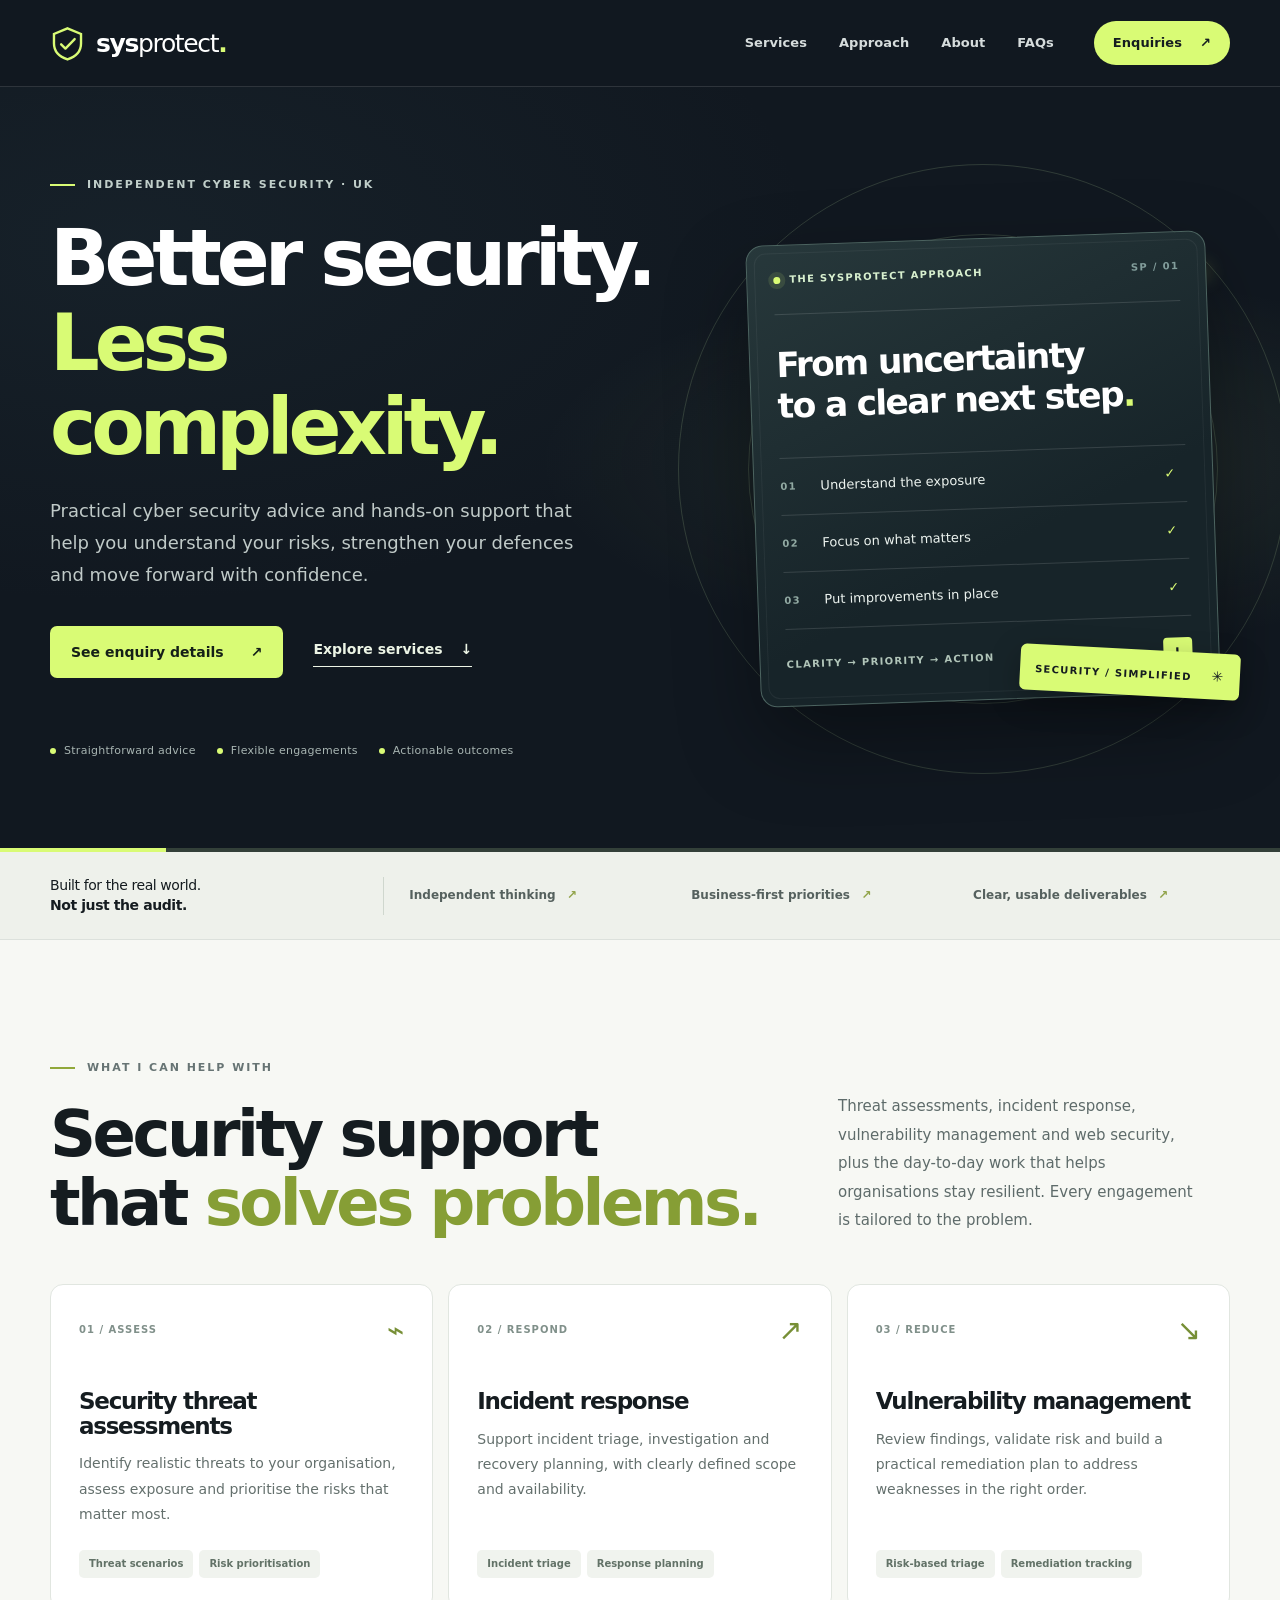
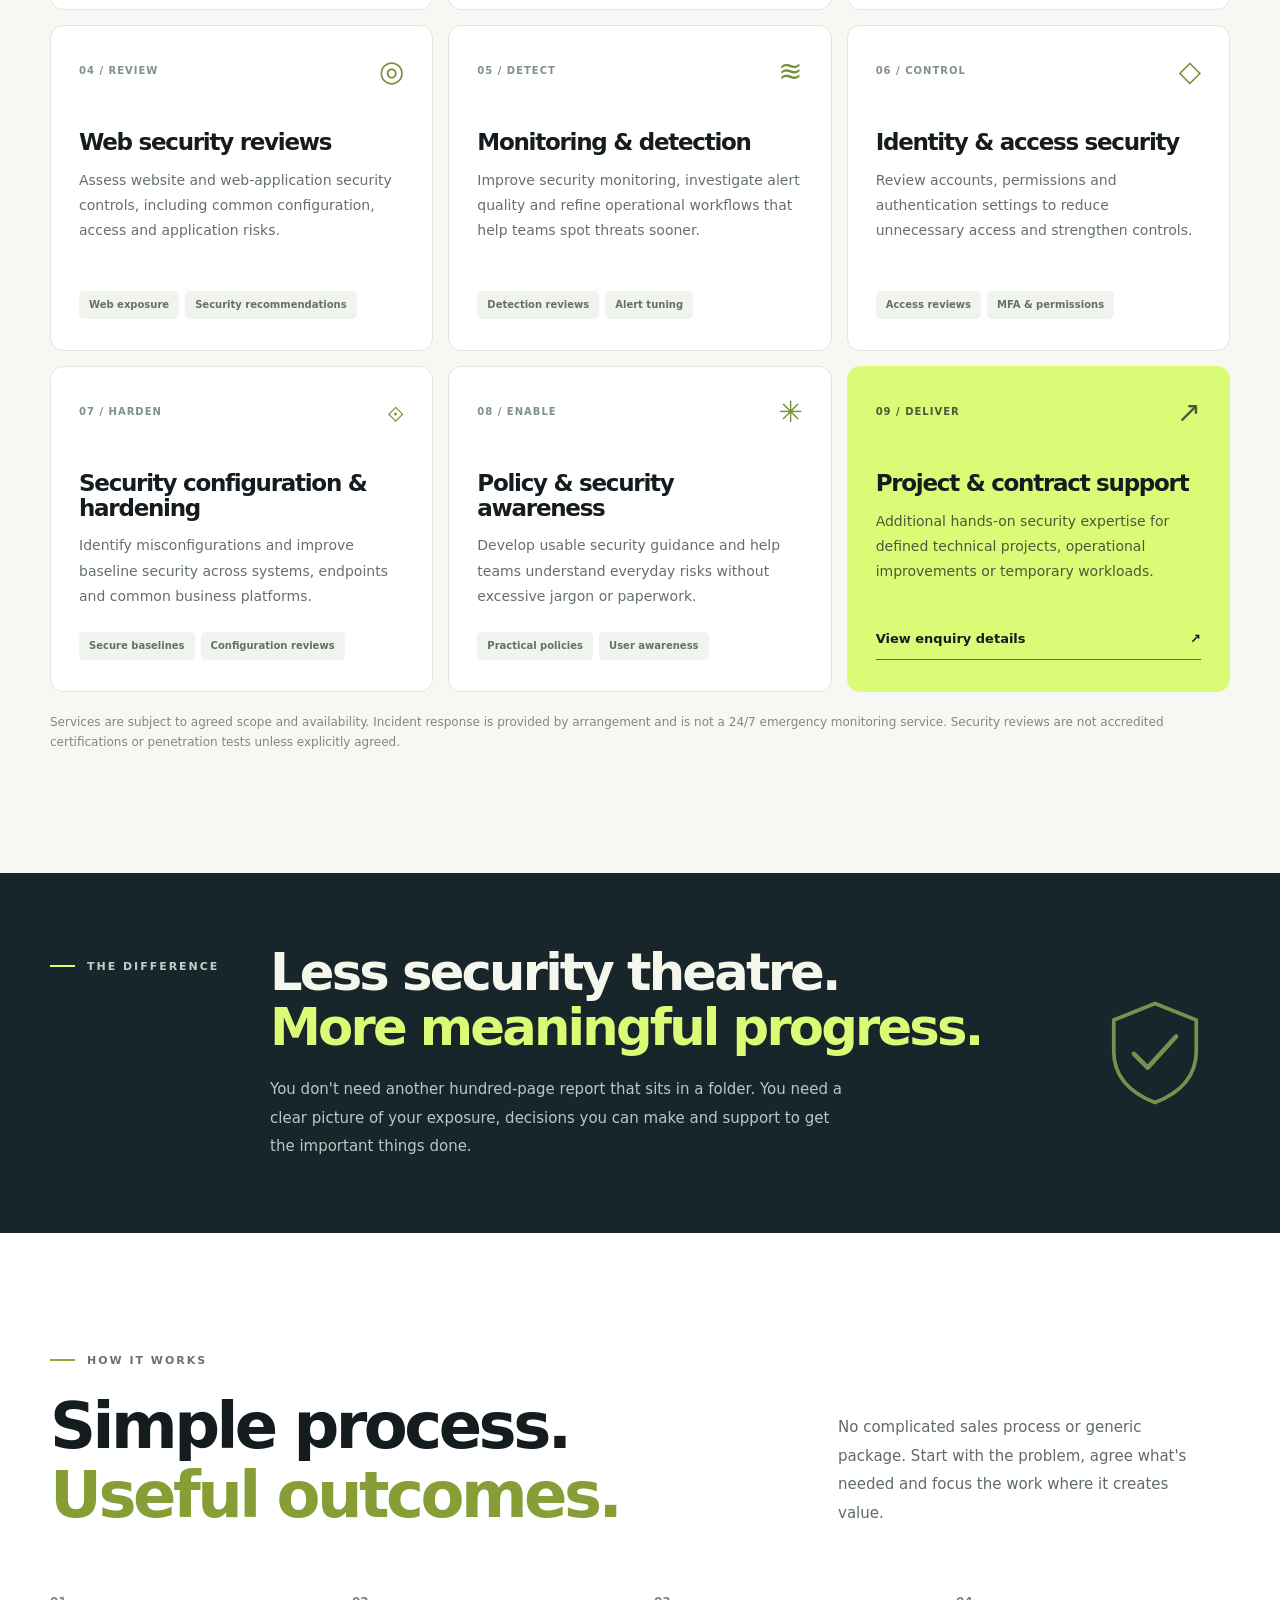
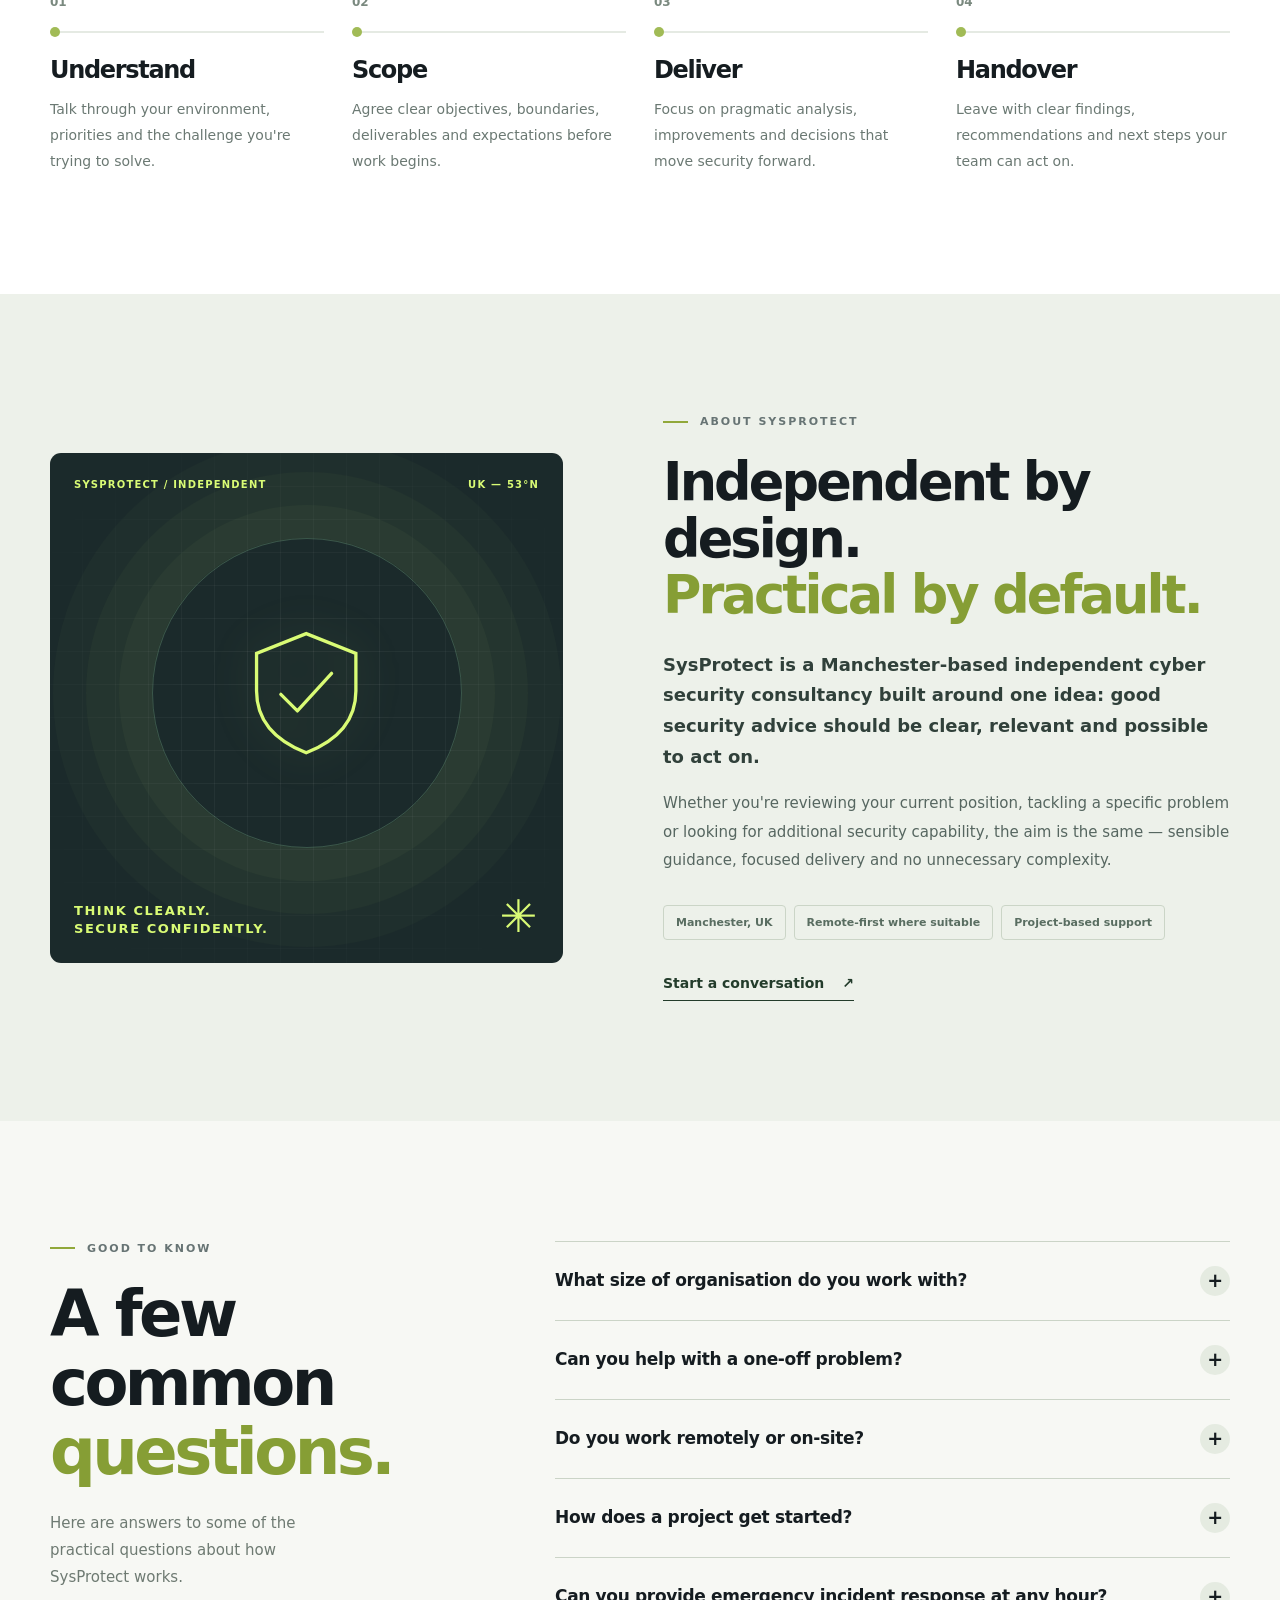
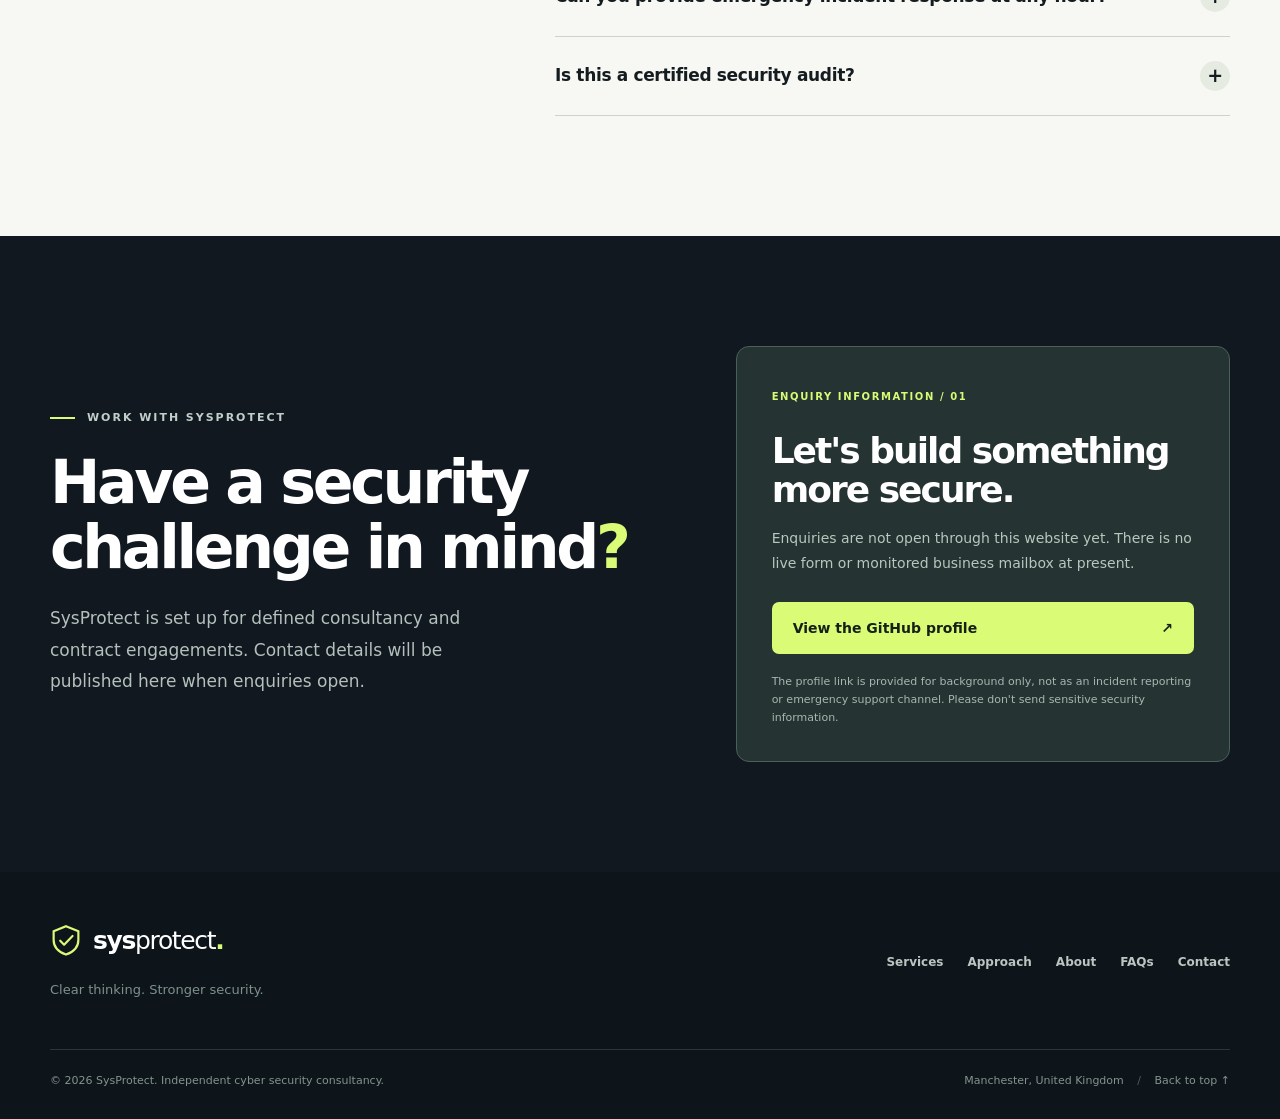
<file: index.html>
<!doctype html>
<html lang="en-GB">
<head>
  <meta charset="utf-8">
  <meta name="viewport" content="width=device-width, initial-scale=1">
  <meta name="color-scheme" content="light">
  <meta name="theme-color" content="#111820">
  <meta name="description" content="SysProtect provides practical, independent cyber security consultancy, security reviews and flexible project support for organisations across the UK.">
  <meta property="og:type" content="website">
  <meta property="og:title" content="SysProtect | Practical cyber security, clearly delivered">
  <meta property="og:description" content="Independent cyber security consultancy. Clear priorities, stronger controls and specialist support when you need it.">
  <title>SysProtect | Independent Cyber Security Consultancy</title>
  <link rel="icon" type="image/svg+xml" href="./favicon.svg">
  <link rel="stylesheet" href="./css/site.css">
  <script src="./config.js" defer></script>
  <script src="./js/site.js" defer></script>
</head>
<body>
  <a class="skip-link" href="#main">Skip to content</a>
  <header class="site-header" id="top">
    <div class="container nav-shell">
      <a class="brand" href="./index.html" aria-label="SysProtect, home">
        <svg class="brand-symbol" viewBox="0 0 44 44" aria-hidden="true" focusable="false"><path d="M22 3 39 10v12c0 10-6.5 16.5-17 20C11.5 38.5 5 32 5 22V10L22 3Z" fill="none" stroke="currentColor" stroke-width="3"/><path d="m14 23 5.4 5.4L31 16.5" fill="none" stroke="currentColor" stroke-width="3" stroke-linecap="round" stroke-linejoin="round"/></svg>
        <span class="brand-word">sys<span>protect</span><span class="brand-dot">.</span></span>
      </a>
      <button class="nav-toggle" type="button" aria-label="Open navigation" aria-controls="primary-nav" aria-expanded="false">
        <span></span><span></span><span></span>
      </button>
      <nav class="primary-nav" id="primary-nav" aria-label="Main navigation">
        <a href="#services">Services</a>
        <a href="#approach">Approach</a>
        <a href="#about">About</a>
        <a href="#questions">FAQs</a>
        <a class="nav-contact" href="#contact">Enquiries <span aria-hidden="true">↗</span></a>
      </nav>
    </div>
  </header>

  <main id="main">
    <section class="hero dark-surface" aria-labelledby="hero-title">
      <div class="hero-glow" aria-hidden="true"></div>
      <div class="container hero-grid">
        <div class="hero-copy">
          <p class="eyebrow eyebrow-light"><span class="eyebrow-line"></span> INDEPENDENT CYBER SECURITY · UK</p>
          <h1 id="hero-title">Better security.<br><em>Less complexity.</em></h1>
          <p class="hero-lede">Practical cyber security advice and hands-on support that help you understand your risks, strengthen your defences and move forward with confidence.</p>
          <div class="hero-actions">
            <a class="button button-lime" href="#contact">See enquiry details <span aria-hidden="true">↗</span></a>
            <a class="text-link light-link" href="#services">Explore services <span aria-hidden="true">↓</span></a>
          </div>
          <div class="hero-notes" aria-label="What to expect">
            <span><i aria-hidden="true"></i> Straightforward advice</span>
            <span><i aria-hidden="true"></i> Flexible engagements</span>
            <span><i aria-hidden="true"></i> Actionable outcomes</span>
          </div>
        </div>
        <div class="hero-visual" aria-hidden="true">
          <div class="visual-orbit orbit-one"></div><div class="visual-orbit orbit-two"></div>
          <div class="signal signal-one"></div><div class="signal signal-two"></div>
          <div class="security-board">
            <div class="board-top"><span class="board-kicker"><span class="pulse"></span> THE SYSPROTECT APPROACH</span><span class="board-code">SP / 01</span></div>
            <div class="board-heading">From uncertainty<br>to a clear next step<span class="lime-period">.</span></div>
            <div class="board-list">
              <div class="board-row"><span class="board-index">01</span><span>Understand the exposure</span><span class="board-check">✓</span></div>
              <div class="board-row"><span class="board-index">02</span><span>Focus on what matters</span><span class="board-check">✓</span></div>
              <div class="board-row"><span class="board-index">03</span><span>Put improvements in place</span><span class="board-check">✓</span></div>
            </div>
            <div class="board-footer"><span>CLARITY → PRIORITY → ACTION</span><span class="board-square">+</span></div>
          </div>
          <div class="floating-tag">SECURITY / SIMPLIFIED <span>✳</span></div>
        </div>
      </div>
      <div class="hero-bottom-line" aria-hidden="true"></div>
    </section>

    <section class="intro-strip" aria-label="What SysProtect stands for">
      <div class="container strip-grid">
        <p>Built for the real world.<br><strong>Not just the audit.</strong></p>
        <div class="strip-divider"></div>
        <p>Independent thinking <span>↗</span></p>
        <p>Business-first priorities <span>↗</span></p>
        <p>Clear, usable deliverables <span>↗</span></p>
      </div>
    </section>

    <section id="services" class="section services-section">
      <div class="container">
        <div class="section-heading heading-split">
          <div><p class="eyebrow"><span class="eyebrow-line"></span> WHAT I CAN HELP WITH</p><h2>Security support<br>that <em>solves problems.</em></h2></div>
          <p class="heading-aside">Threat assessments, incident response, vulnerability management and web security, plus the day-to-day work that helps organisations stay resilient. Every engagement is tailored to the problem.</p>
        </div>
        <div class="services-grid">
          <article class="service-card"><div class="service-top"><span class="service-number">01 / ASSESS</span><span class="service-icon" aria-hidden="true">⌁</span></div><h3>Security threat assessments</h3><p>Identify realistic threats to your organisation, assess exposure and prioritise the risks that matter most.</p><div class="service-tags"><span>Threat scenarios</span><span>Risk prioritisation</span></div></article>
          <article class="service-card"><div class="service-top"><span class="service-number">02 / RESPOND</span><span class="service-icon" aria-hidden="true">↗</span></div><h3>Incident response</h3><p>Support incident triage, investigation and recovery planning, with clearly defined scope and availability.</p><div class="service-tags"><span>Incident triage</span><span>Response planning</span></div></article>
          <article class="service-card"><div class="service-top"><span class="service-number">03 / REDUCE</span><span class="service-icon" aria-hidden="true">↘</span></div><h3>Vulnerability management</h3><p>Review findings, validate risk and build a practical remediation plan to address weaknesses in the right order.</p><div class="service-tags"><span>Risk-based triage</span><span>Remediation tracking</span></div></article>
          <article class="service-card"><div class="service-top"><span class="service-number">04 / REVIEW</span><span class="service-icon" aria-hidden="true">◎</span></div><h3>Web security reviews</h3><p>Assess website and web-application security controls, including common configuration, access and application risks.</p><div class="service-tags"><span>Web exposure</span><span>Security recommendations</span></div></article>
          <article class="service-card"><div class="service-top"><span class="service-number">05 / DETECT</span><span class="service-icon" aria-hidden="true">≋</span></div><h3>Monitoring & detection</h3><p>Improve security monitoring, investigate alert quality and refine operational workflows that help teams spot threats sooner.</p><div class="service-tags"><span>Detection reviews</span><span>Alert tuning</span></div></article>
          <article class="service-card"><div class="service-top"><span class="service-number">06 / CONTROL</span><span class="service-icon" aria-hidden="true">◇</span></div><h3>Identity & access security</h3><p>Review accounts, permissions and authentication settings to reduce unnecessary access and strengthen controls.</p><div class="service-tags"><span>Access reviews</span><span>MFA & permissions</span></div></article>
          <article class="service-card"><div class="service-top"><span class="service-number">07 / HARDEN</span><span class="service-icon" aria-hidden="true">⟐</span></div><h3>Security configuration & hardening</h3><p>Identify misconfigurations and improve baseline security across systems, endpoints and common business platforms.</p><div class="service-tags"><span>Secure baselines</span><span>Configuration reviews</span></div></article>
          <article class="service-card"><div class="service-top"><span class="service-number">08 / ENABLE</span><span class="service-icon" aria-hidden="true">✳</span></div><h3>Policy & security awareness</h3><p>Develop usable security guidance and help teams understand everyday risks without excessive jargon or paperwork.</p><div class="service-tags"><span>Practical policies</span><span>User awareness</span></div></article>
          <article class="service-card service-card-featured"><div class="service-top"><span class="service-number">09 / DELIVER</span><span class="service-icon" aria-hidden="true">↗</span></div><h3>Project & contract support</h3><p>Additional hands-on security expertise for defined technical projects, operational improvements or temporary workloads.</p><a class="card-link" href="#contact">View enquiry details <span aria-hidden="true">↗</span></a></article>
        </div>
        <p class="section-footnote">Services are subject to agreed scope and availability. Incident response is provided by arrangement and is not a 24/7 emergency monitoring service. Security reviews are not accredited certifications or penetration tests unless explicitly agreed.</p>
      </div>
    </section>

    <section class="statement-section">
      <div class="container statement-grid">
        <p class="eyebrow eyebrow-light"><span class="eyebrow-line"></span> THE DIFFERENCE</p>
        <div><h2>Less security theatre.<br><em>More meaningful progress.</em></h2><p>You don't need another hundred-page report that sits in a folder. You need a clear picture of your exposure, decisions you can make and support to get the important things done.</p></div>
        <div class="statement-mark" aria-hidden="true"><svg viewBox="0 0 120 120"><path d="M60 6 105 24v34c0 27-17 45-45 56C32 103 15 85 15 58V24L60 6Z" fill="none" stroke="currentColor" stroke-width="4"/><path d="m37 61 15 15 31-34" fill="none" stroke="currentColor" stroke-width="5" stroke-linecap="round" stroke-linejoin="round"/></svg></div>
      </div>
    </section>

    <section id="approach" class="section approach-section">
      <div class="container">
        <div class="section-heading heading-split">
          <div><p class="eyebrow"><span class="eyebrow-line"></span> HOW IT WORKS</p><h2>Simple process.<br><em>Useful outcomes.</em></h2></div>
          <p class="heading-aside">No complicated sales process or generic package. Start with the problem, agree what's needed and focus the work where it creates value.</p>
        </div>
        <div class="steps-grid">
          <div class="step"><span class="step-no">01</span><div class="step-rule"></div><h3>Understand</h3><p>Talk through your environment, priorities and the challenge you're trying to solve.</p></div>
          <div class="step"><span class="step-no">02</span><div class="step-rule"></div><h3>Scope</h3><p>Agree clear objectives, boundaries, deliverables and expectations before work begins.</p></div>
          <div class="step"><span class="step-no">03</span><div class="step-rule"></div><h3>Deliver</h3><p>Focus on pragmatic analysis, improvements and decisions that move security forward.</p></div>
          <div class="step"><span class="step-no">04</span><div class="step-rule"></div><h3>Handover</h3><p>Leave with clear findings, recommendations and next steps your team can act on.</p></div>
        </div>
      </div>
    </section>

    <section id="about" class="section about-section">
      <div class="container about-grid">
        <div class="about-art" aria-hidden="true">
          <div class="about-art-top"><span>SYSPROTECT / INDEPENDENT</span><span>UK — 53°N</span></div>
          <div class="art-center"><div class="art-circle"><svg viewBox="0 0 120 120"><path d="M60 6 105 24v34c0 27-17 45-45 56C32 103 15 85 15 58V24L60 6Z" fill="none" stroke="currentColor" stroke-width="3"/><path d="m37 61 15 15 31-34" fill="none" stroke="currentColor" stroke-width="3" stroke-linecap="round" stroke-linejoin="round"/></svg></div></div>
          <div class="about-art-bottom"><span>THINK CLEARLY.<br>SECURE CONFIDENTLY.</span><span class="art-star">✳</span></div>
        </div>
        <div class="about-copy">
          <p class="eyebrow"><span class="eyebrow-line"></span> ABOUT SYSPROTECT</p>
          <h2>Independent by design.<br><em>Practical by default.</em></h2>
          <p class="about-lede">SysProtect is a Manchester-based independent cyber security consultancy built around one idea: good security advice should be clear, relevant and possible to act on.</p>
          <p>Whether you're reviewing your current position, tackling a specific problem or looking for additional security capability, the aim is the same — sensible guidance, focused delivery and no unnecessary complexity.</p>
          <div class="about-badges"><span>Manchester, UK</span><span>Remote-first where suitable</span><span>Project-based support</span></div>
          <a class="text-link dark-link" href="#contact">Start a conversation <span aria-hidden="true">↗</span></a>
        </div>
      </div>
    </section>

    <section id="questions" class="section faq-section">
      <div class="container faq-grid">
        <div><p class="eyebrow"><span class="eyebrow-line"></span> GOOD TO KNOW</p><h2>A few common<br><em>questions.</em></h2><p class="faq-intro">Here are answers to some of the practical questions about how SysProtect works.</p></div>
        <div class="faq-list">
          <details><summary>What size of organisation do you work with? <span class="faq-plus" aria-hidden="true">+</span></summary><p>Support can be scoped for smaller businesses and teams as well as defined projects within larger organisations. The fit depends on the work required, not simply company size.</p></details>
          <details><summary>Can you help with a one-off problem? <span class="faq-plus" aria-hidden="true">+</span></summary><p>Yes. A focused review, a defined deliverable or a short engagement can be a sensible starting point. Longer project support may also be considered.</p></details>
          <details><summary>Do you work remotely or on-site? <span class="faq-plus" aria-hidden="true">+</span></summary><p>Remote delivery is possible for suitable work. On-site support can be discussed according to the project, location and availability.</p></details>
          <details><summary>How does a project get started? <span class="faq-plus" aria-hidden="true">+</span></summary><p>Start with a conversation about the challenge. If there's a good fit, the scope, timescales, responsibilities and commercial terms are agreed before any work begins.</p></details>
          <details><summary>Can you provide emergency incident response at any hour? <span class="faq-plus" aria-hidden="true">+</span></summary><p>Incident response support is by prior arrangement and subject to availability. SysProtect is not currently advertised as a 24/7 emergency response provider.</p></details>
          <details><summary>Is this a certified security audit? <span class="faq-plus" aria-hidden="true">+</span></summary><p>No formal accreditation or certification is implied. Specialist penetration testing, regulated audit or independent certification requirements must be agreed separately and only undertaken where appropriately qualified and authorised.</p></details>
        </div>
      </div>
    </section>

    <section id="contact" class="contact-section">
      <div class="container contact-grid">
        <div><p class="eyebrow eyebrow-light"><span class="eyebrow-line"></span> WORK WITH SYSPROTECT</p><h2>Have a security<br>challenge in mind<span class="lime-period">?</span></h2><p>SysProtect is set up for defined consultancy and contract engagements. Contact details will be published here when enquiries open.</p></div>
        <div class="contact-panel">
          <span class="contact-panel-label">ENQUIRY INFORMATION / 01</span>
          <h3>Let's build something<br>more secure.</h3>
          <p>Enquiries are not open through this website yet. There is no live form or monitored business mailbox at present.</p>
          <a id="contact-cta" class="button button-lime contact-button" href="https://github.com/benbarraclough" target="_blank" rel="noopener noreferrer">View the GitHub profile <span aria-hidden="true">↗</span></a>
          <p class="contact-note" id="contact-note">The profile link is provided for background only, not as an incident reporting or emergency support channel. Please don't send sensitive security information.</p>
        </div>
      </div>
    </section>
  </main>

  <footer class="site-footer">
    <div class="container footer-main">
      <div><a class="brand footer-brand" href="#top" aria-label="SysProtect, back to top"><svg class="brand-symbol" viewBox="0 0 44 44" aria-hidden="true" focusable="false"><path d="M22 3 39 10v12c0 10-6.5 16.5-17 20C11.5 38.5 5 32 5 22V10L22 3Z" fill="none" stroke="currentColor" stroke-width="3"/><path d="m14 23 5.4 5.4L31 16.5" fill="none" stroke="currentColor" stroke-width="3" stroke-linecap="round" stroke-linejoin="round"/></svg><span class="brand-word">sys<span>protect</span><span class="brand-dot">.</span></span></a><p>Clear thinking. Stronger security.</p></div>
      <div class="footer-nav"><a href="#services">Services</a><a href="#approach">Approach</a><a href="#about">About</a><a href="#questions">FAQs</a><a href="#contact">Contact</a></div>
    </div>
    <div class="container footer-bottom"><span>© <span id="copyright-year">2026</span> SysProtect. Independent cyber security consultancy.</span><span>Manchester, United Kingdom <span class="footer-separator">/</span> <a href="#top">Back to top ↑</a></span></div>
  </footer>
</body>
</html>
</file>
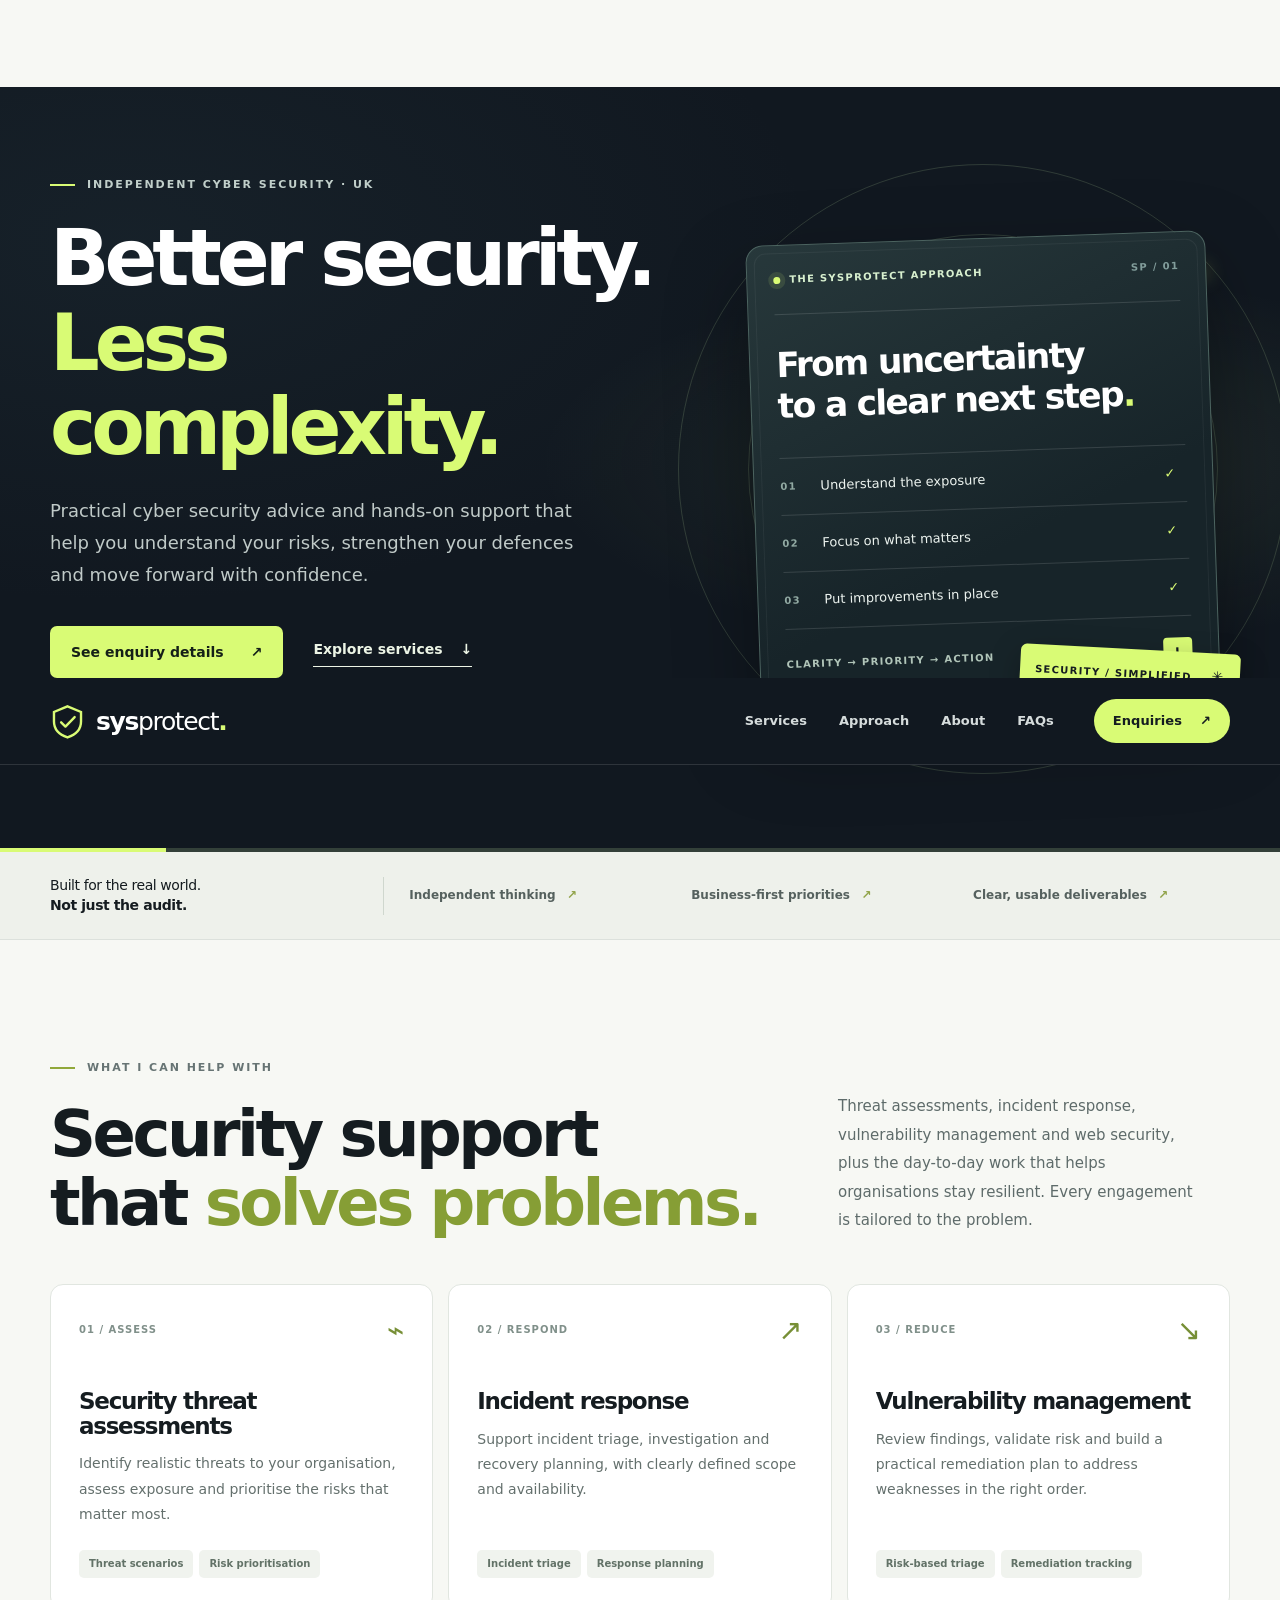
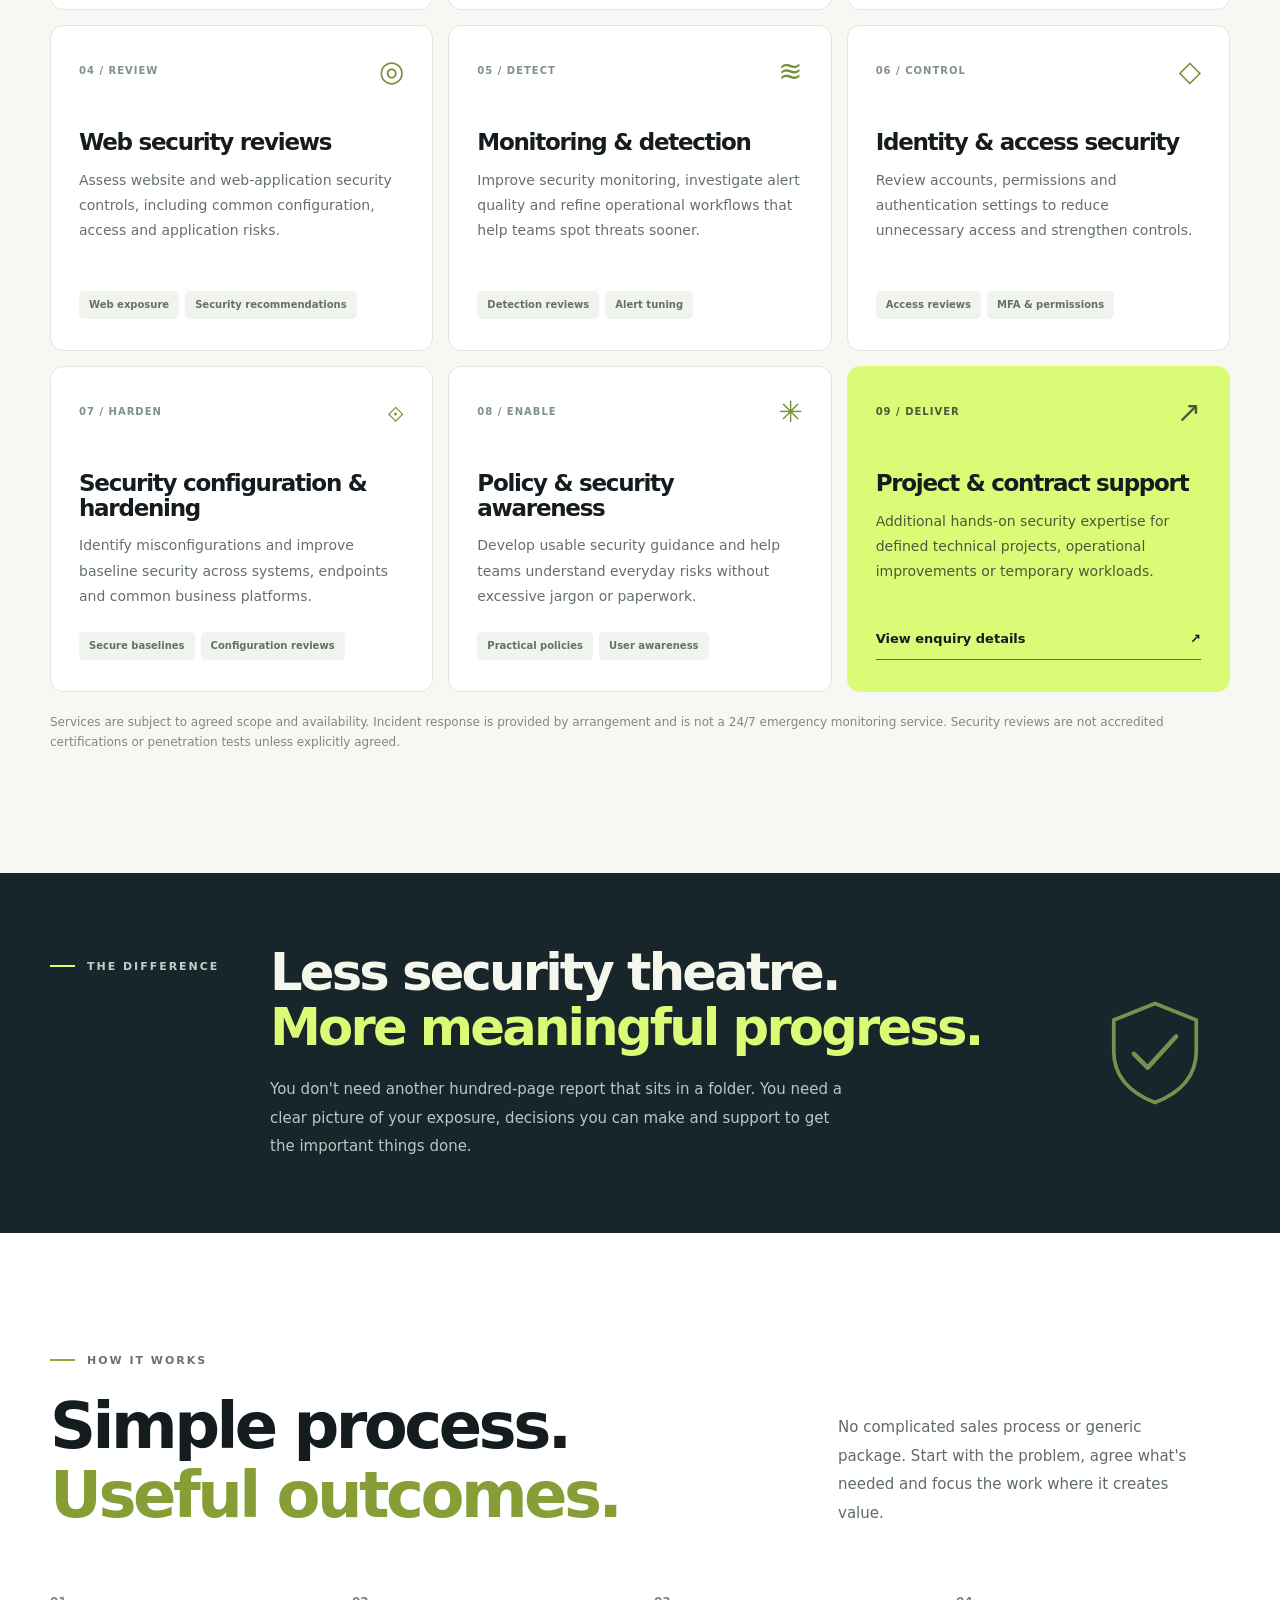
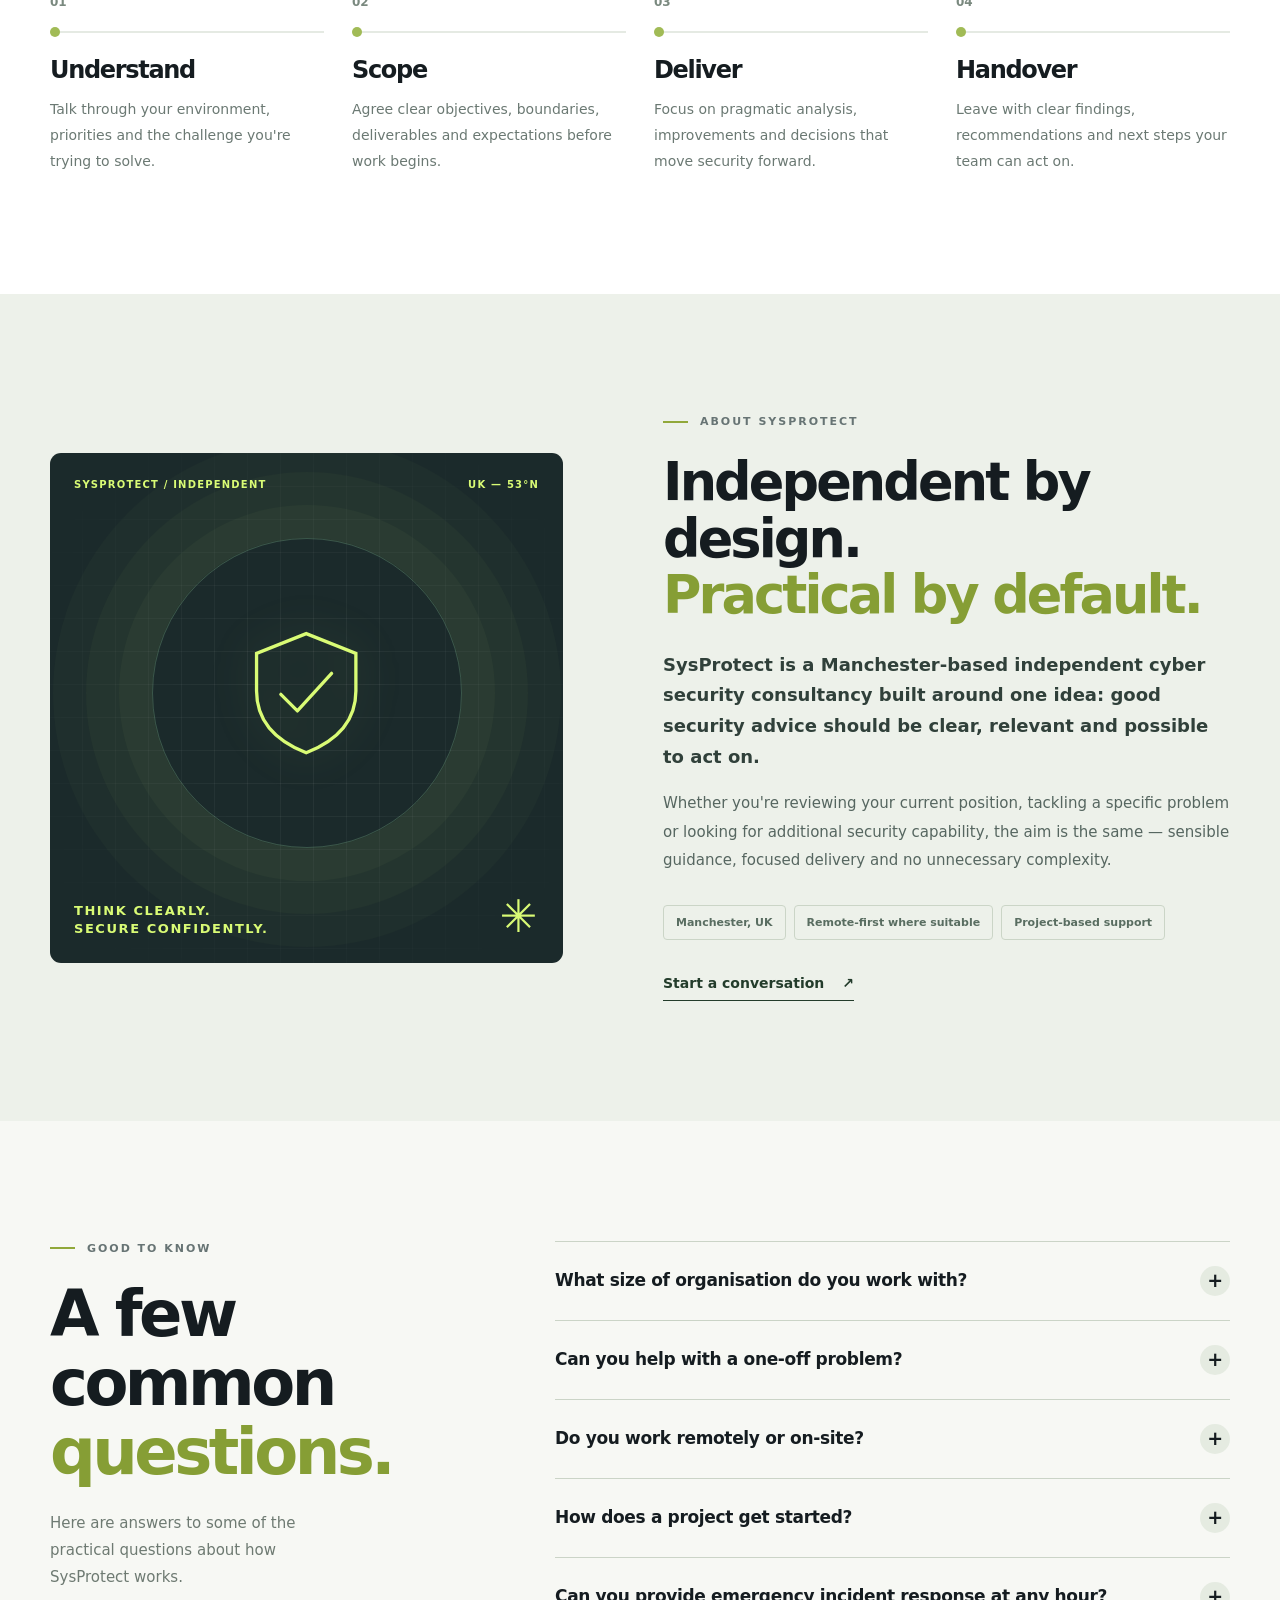
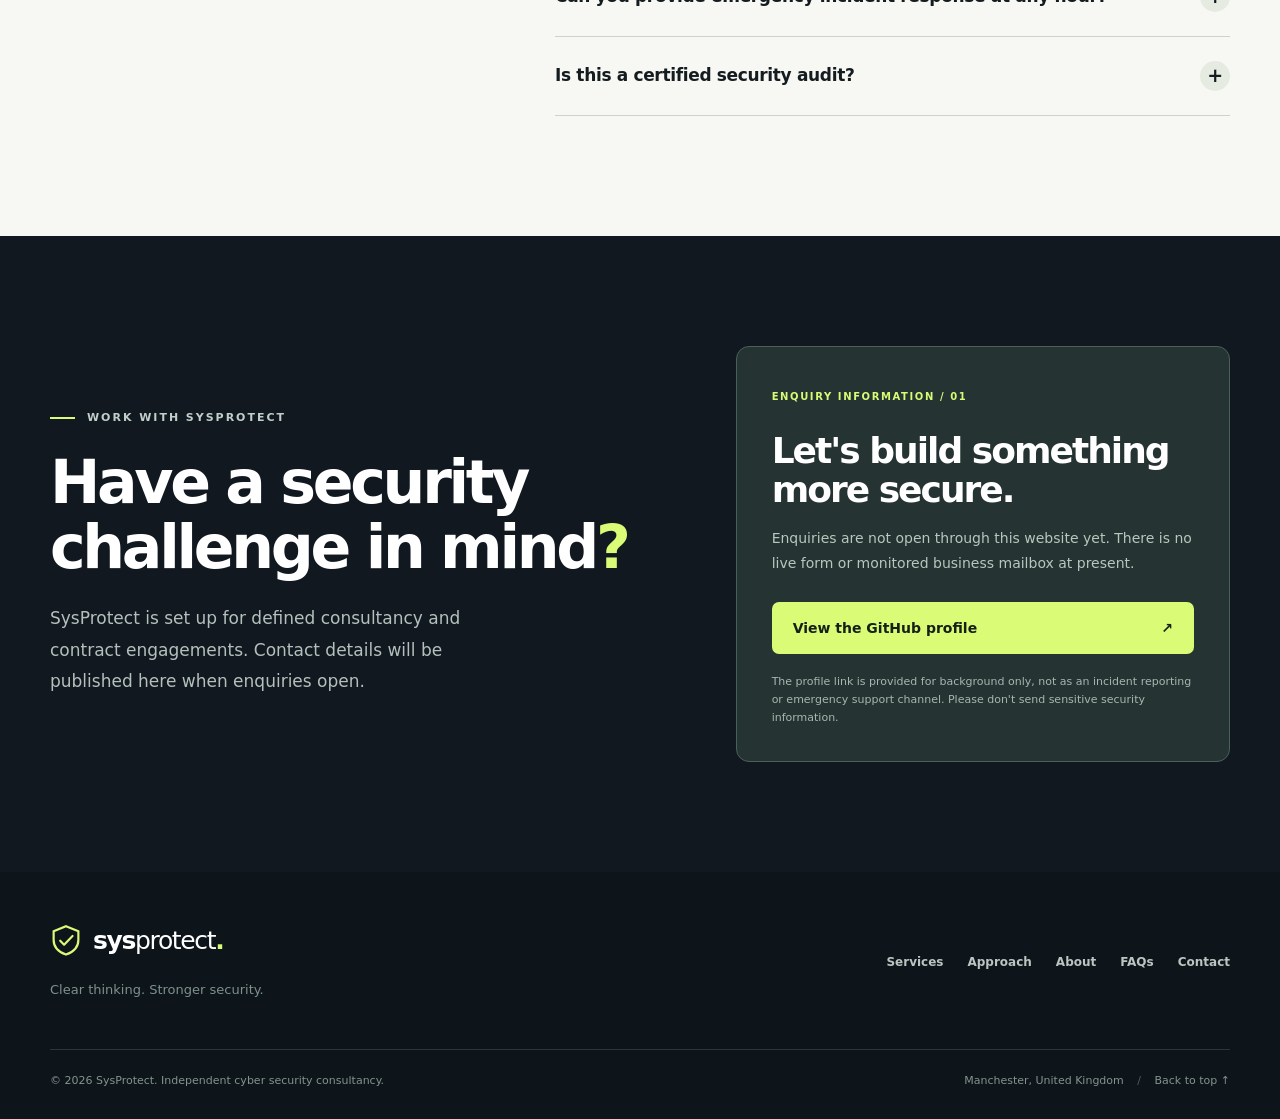
<file: about.html>
<!doctype html>
<html lang="en-GB"><head><meta charset="utf-8"><meta name="viewport" content="width=device-width, initial-scale=1"><meta name="robots" content="noindex,follow"><meta http-equiv="refresh" content="0; url=./index.html#about"><title>About | SysProtect</title><link rel="icon" href="./favicon.svg" type="image/svg+xml"></head><body><p>This page has moved. <a href="./index.html#about">Continue to about on SysProtect</a>.</p></body></html>
</file>
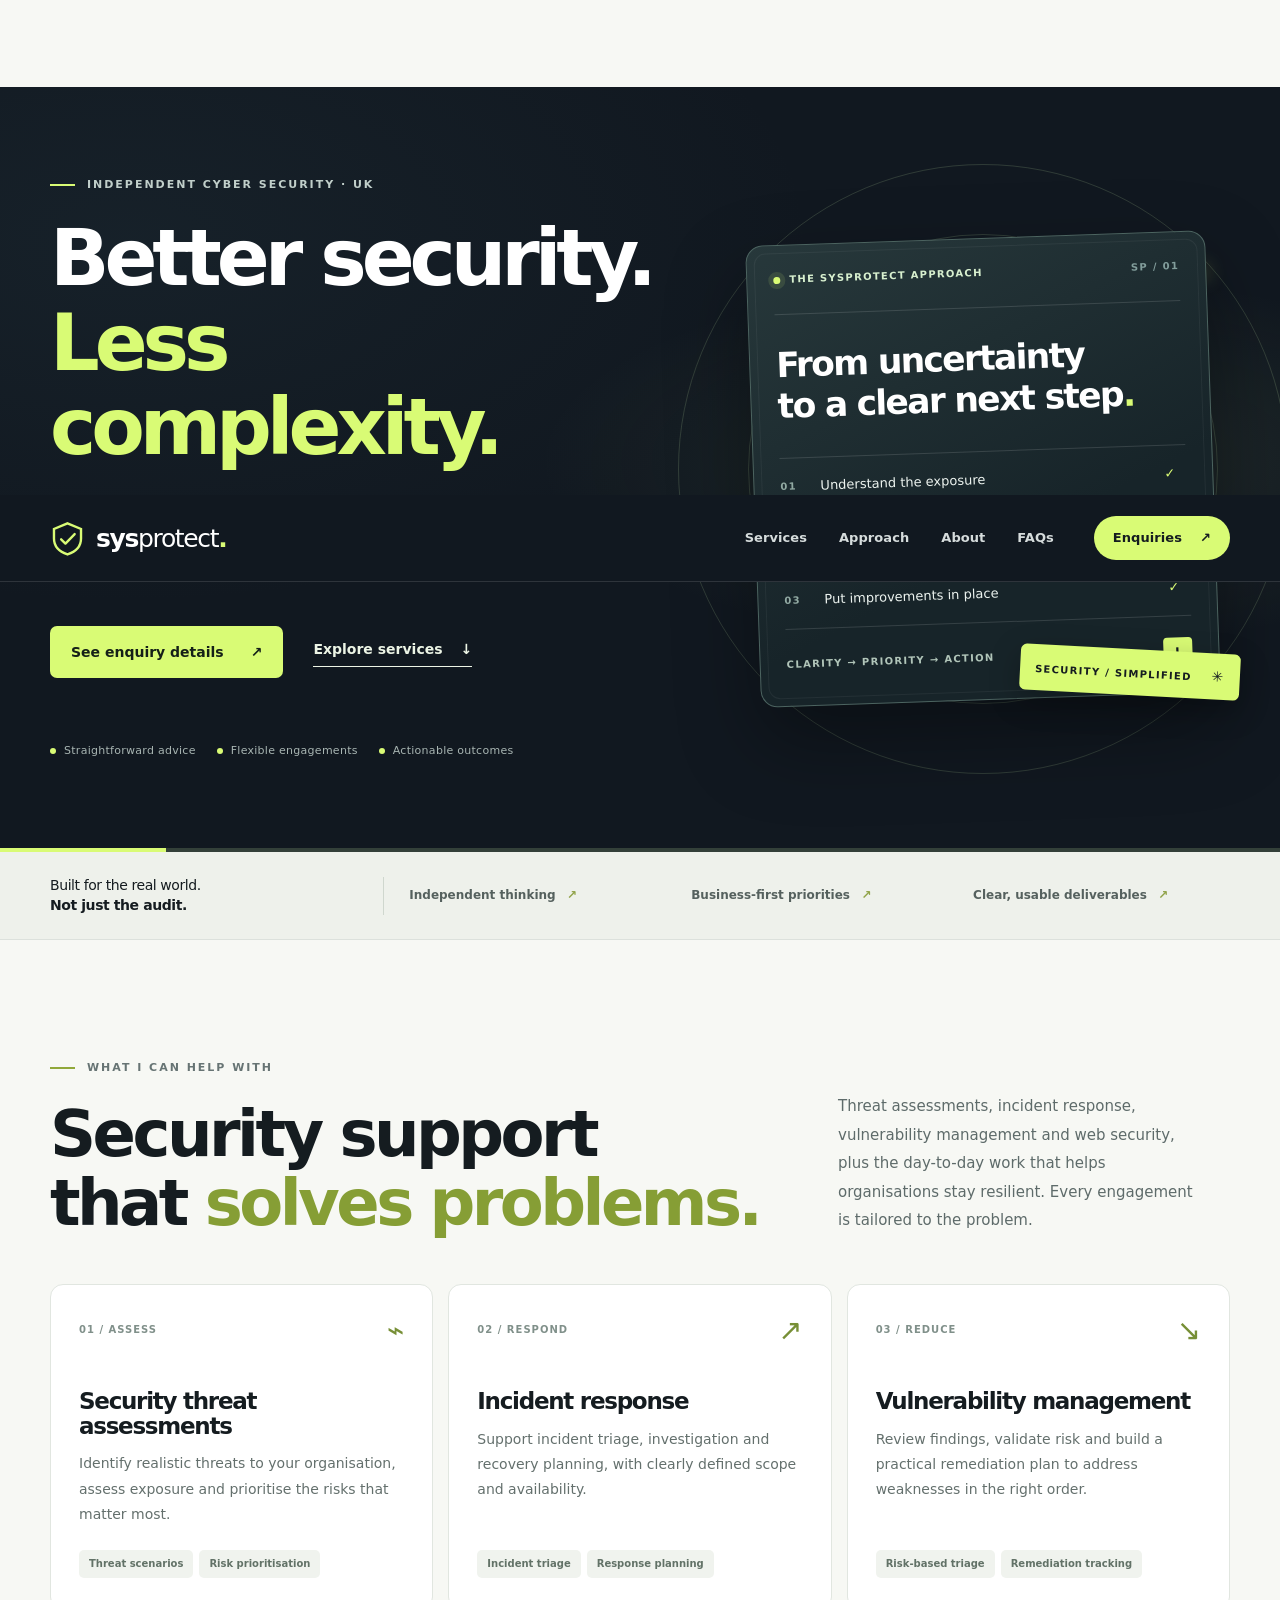
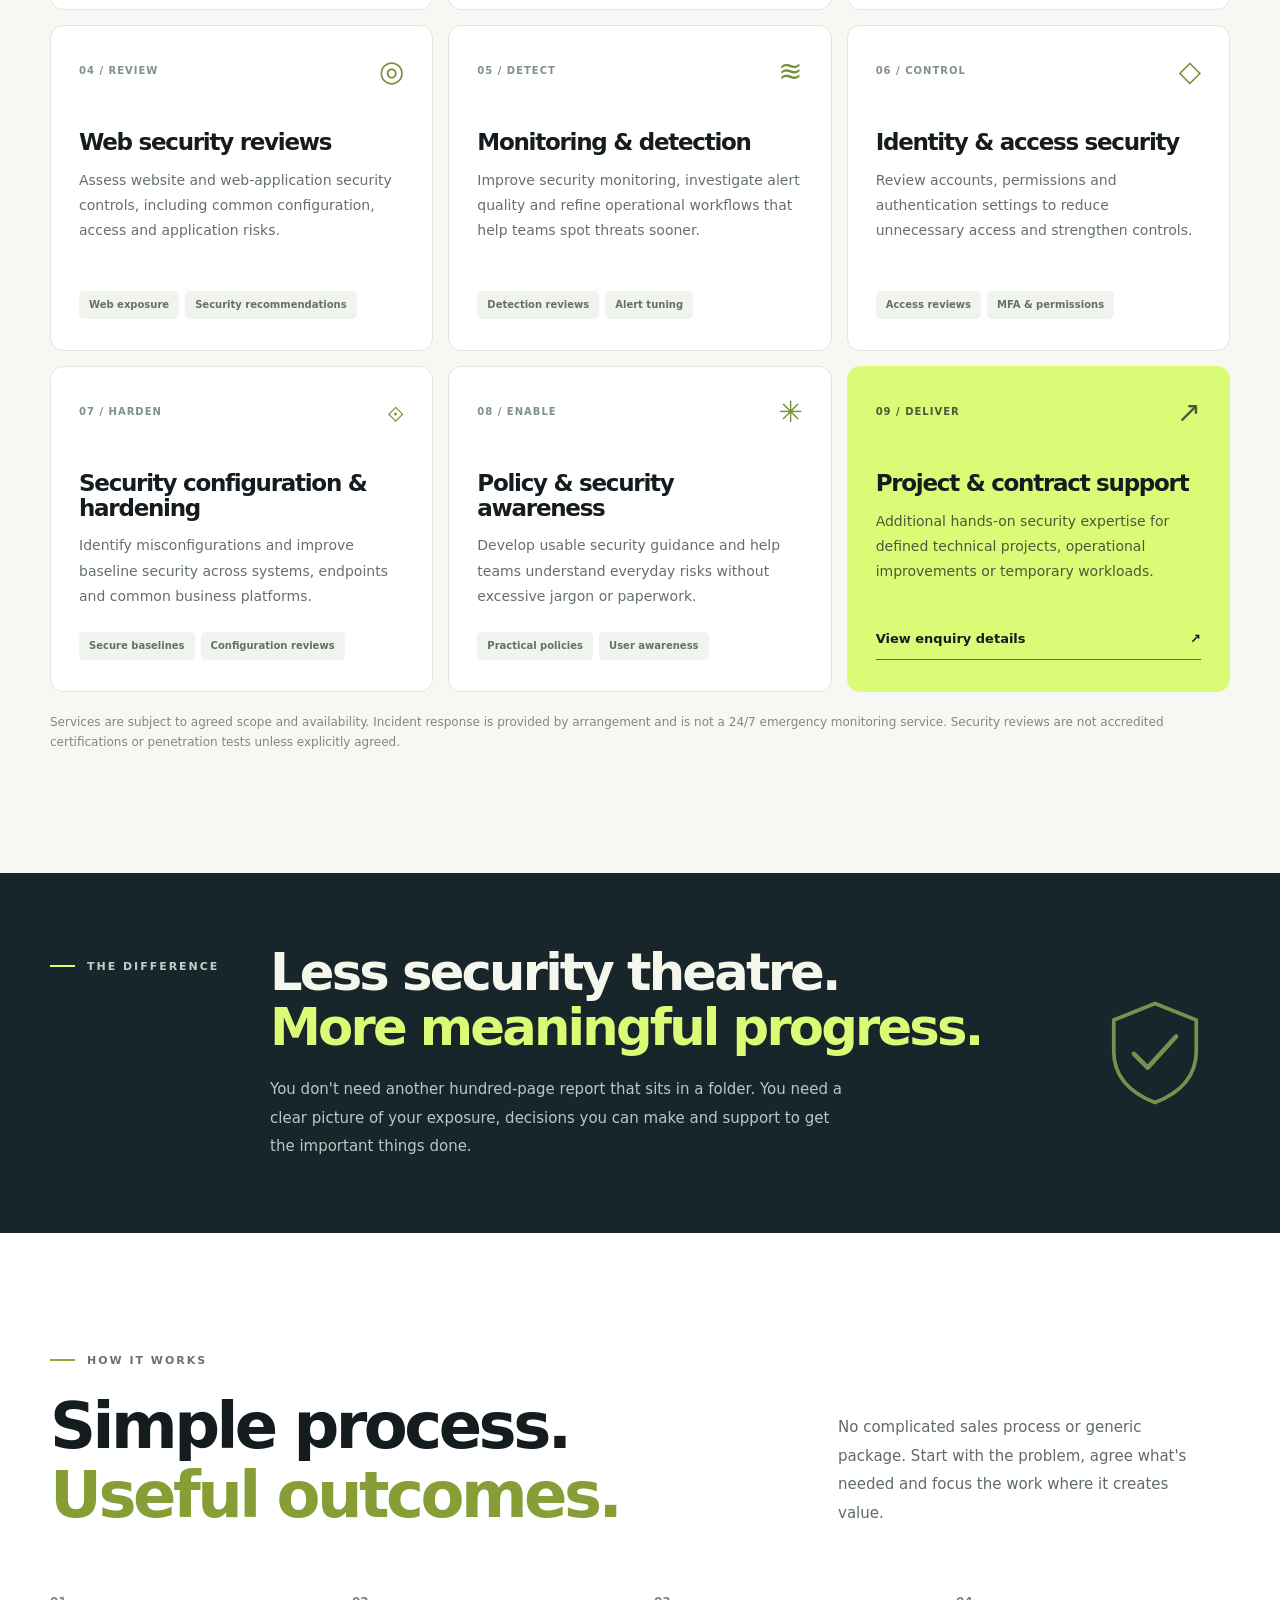
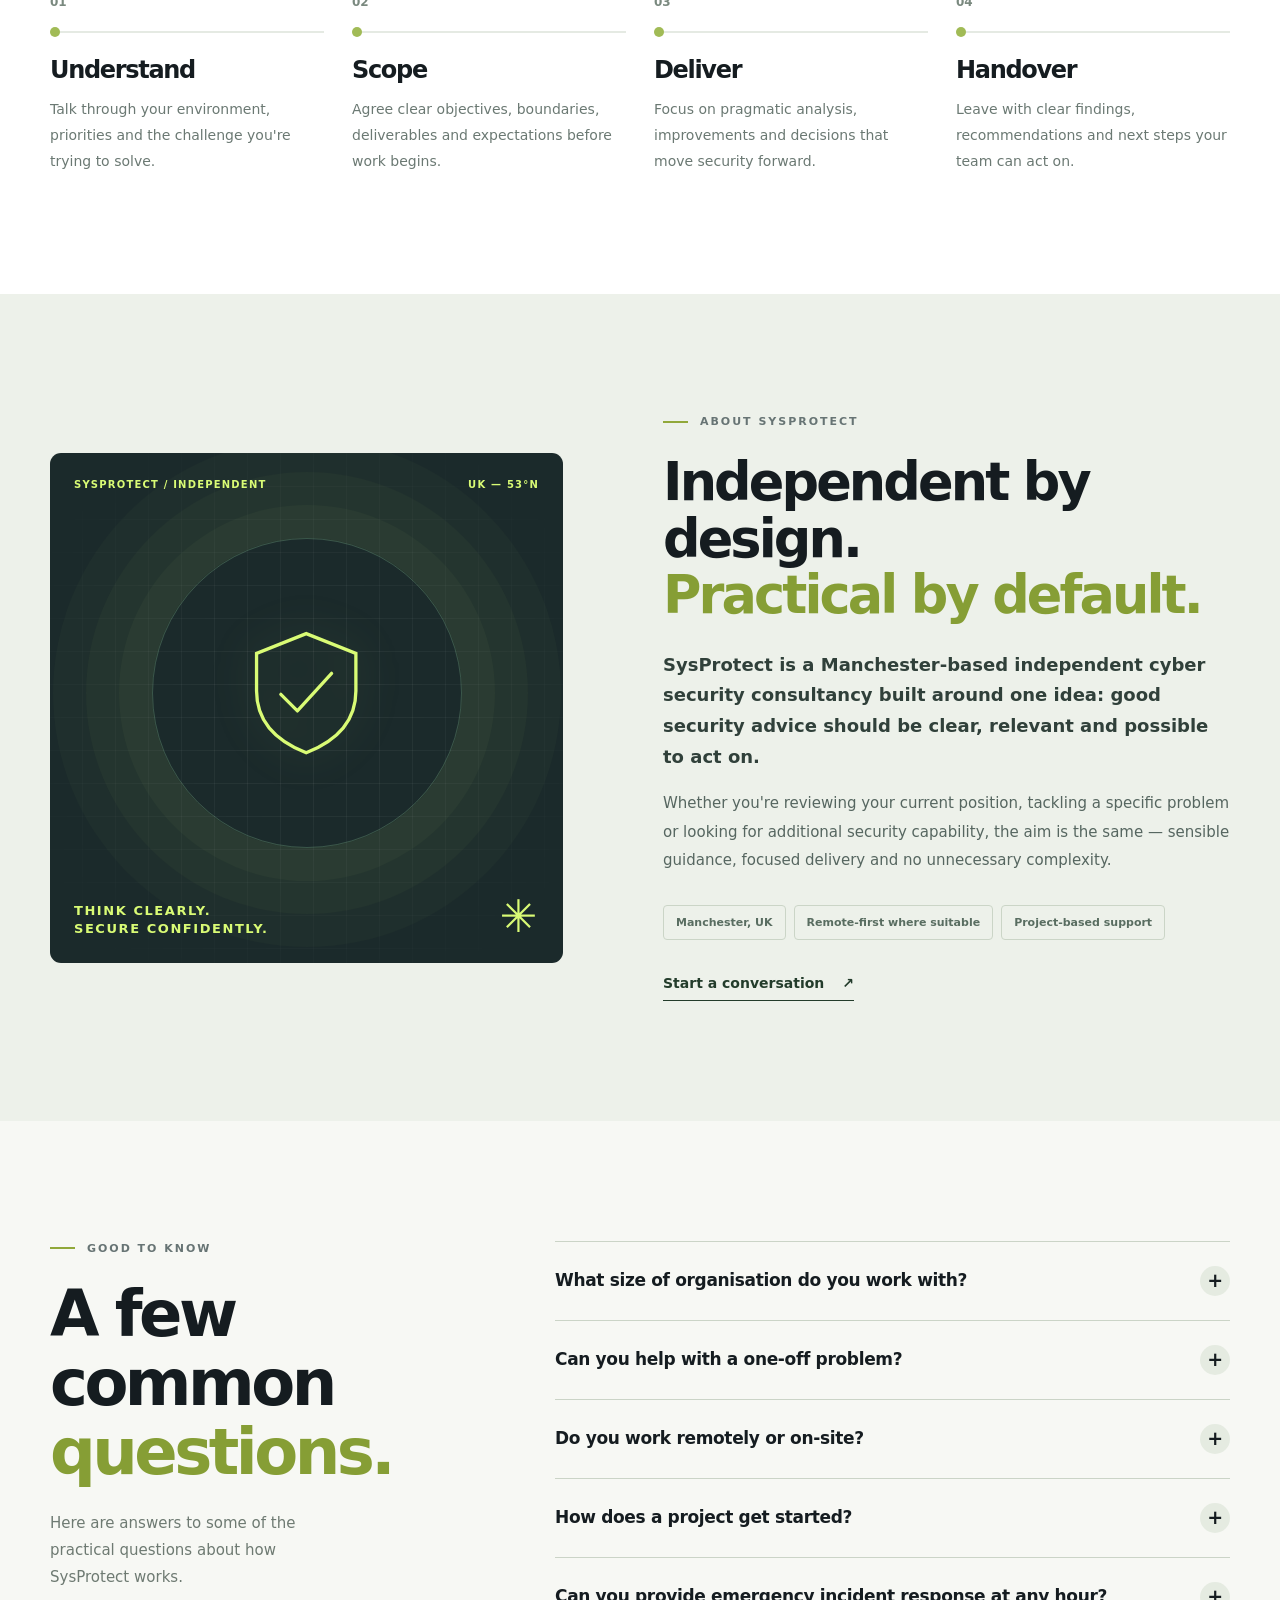
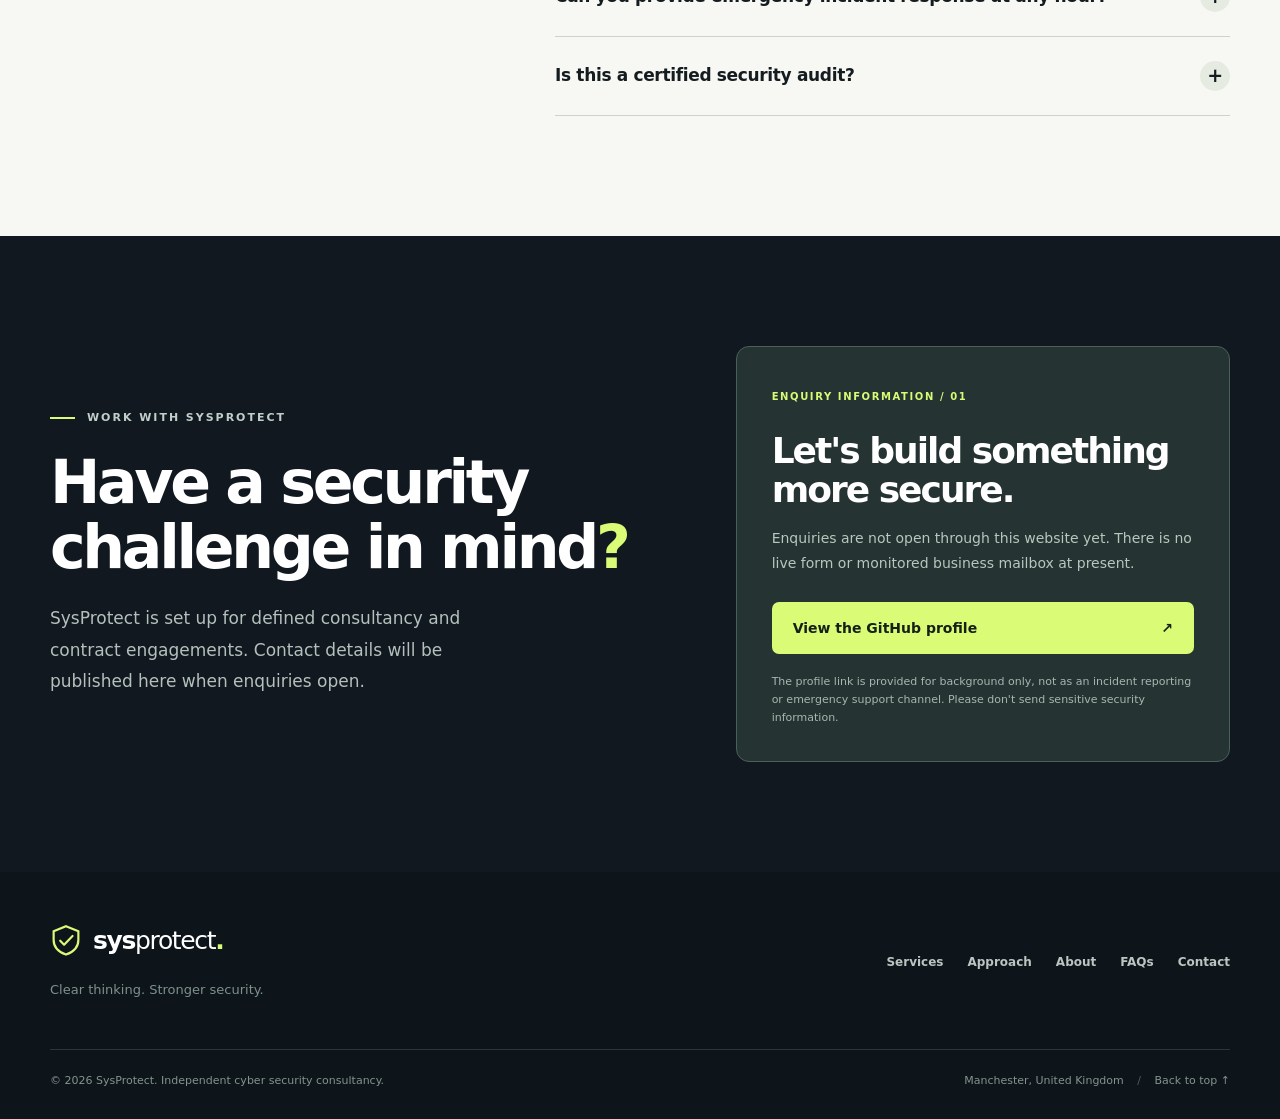
<file: blog.html>
<!doctype html>
<html lang="en-GB"><head><meta charset="utf-8"><meta name="viewport" content="width=device-width, initial-scale=1"><meta name="robots" content="noindex,follow"><meta http-equiv="refresh" content="0; url=./index.html#services"><title>Blog | SysProtect</title><link rel="icon" href="./favicon.svg" type="image/svg+xml"></head><body><p>This page has moved. <a href="./index.html#services">Continue to blog on SysProtect</a>.</p></body></html>
</file>
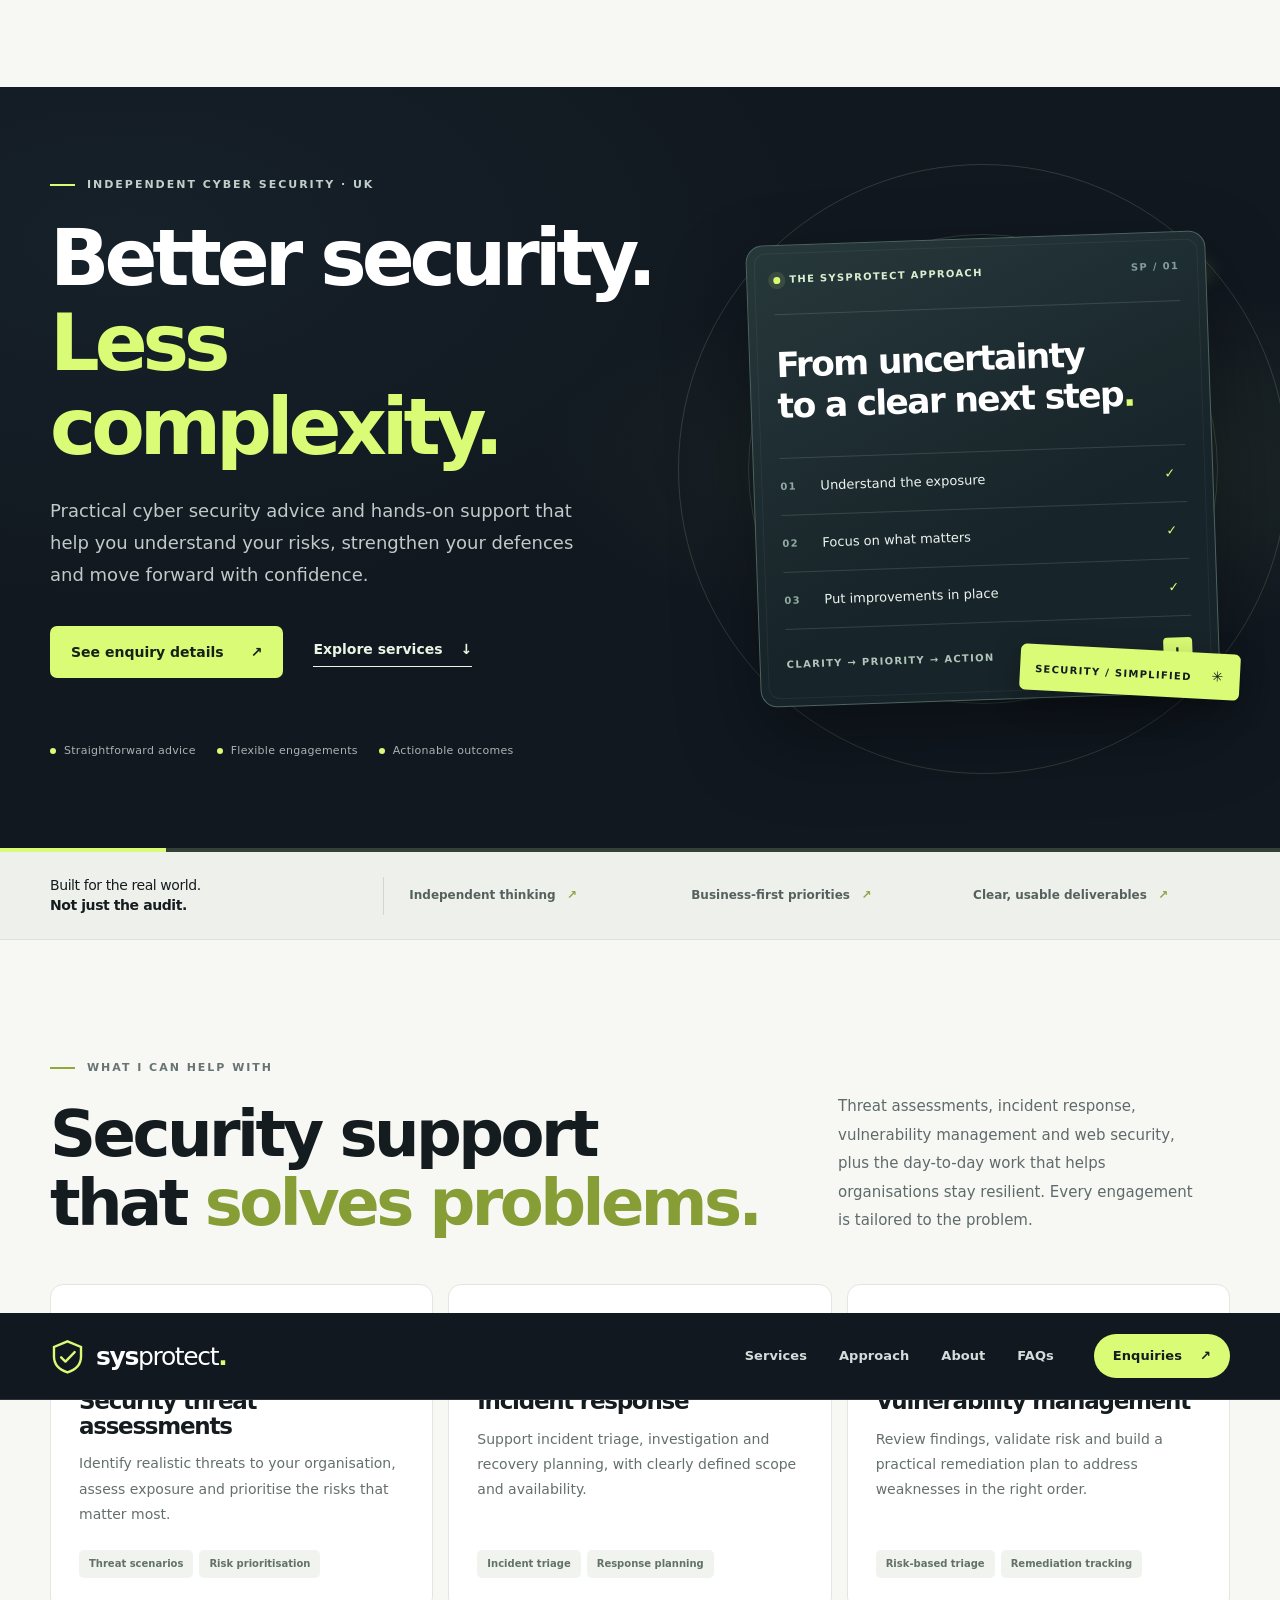
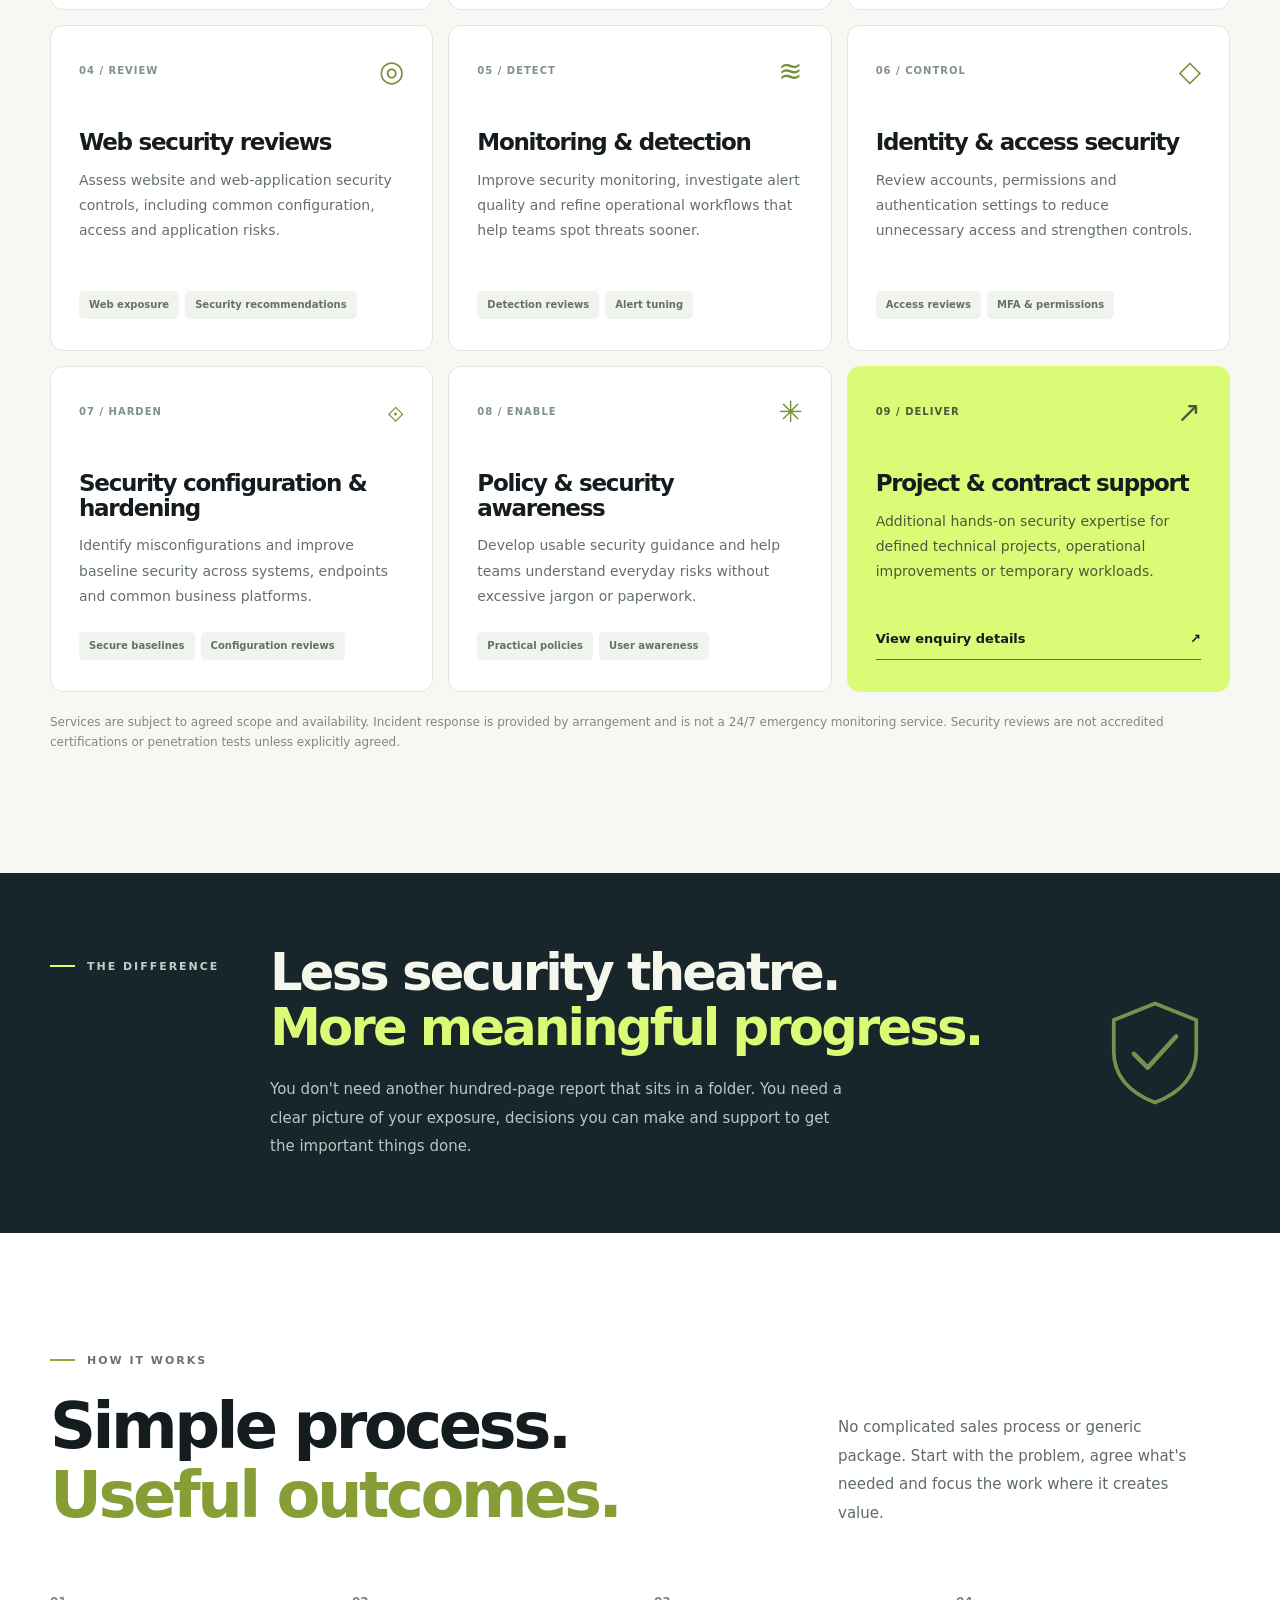
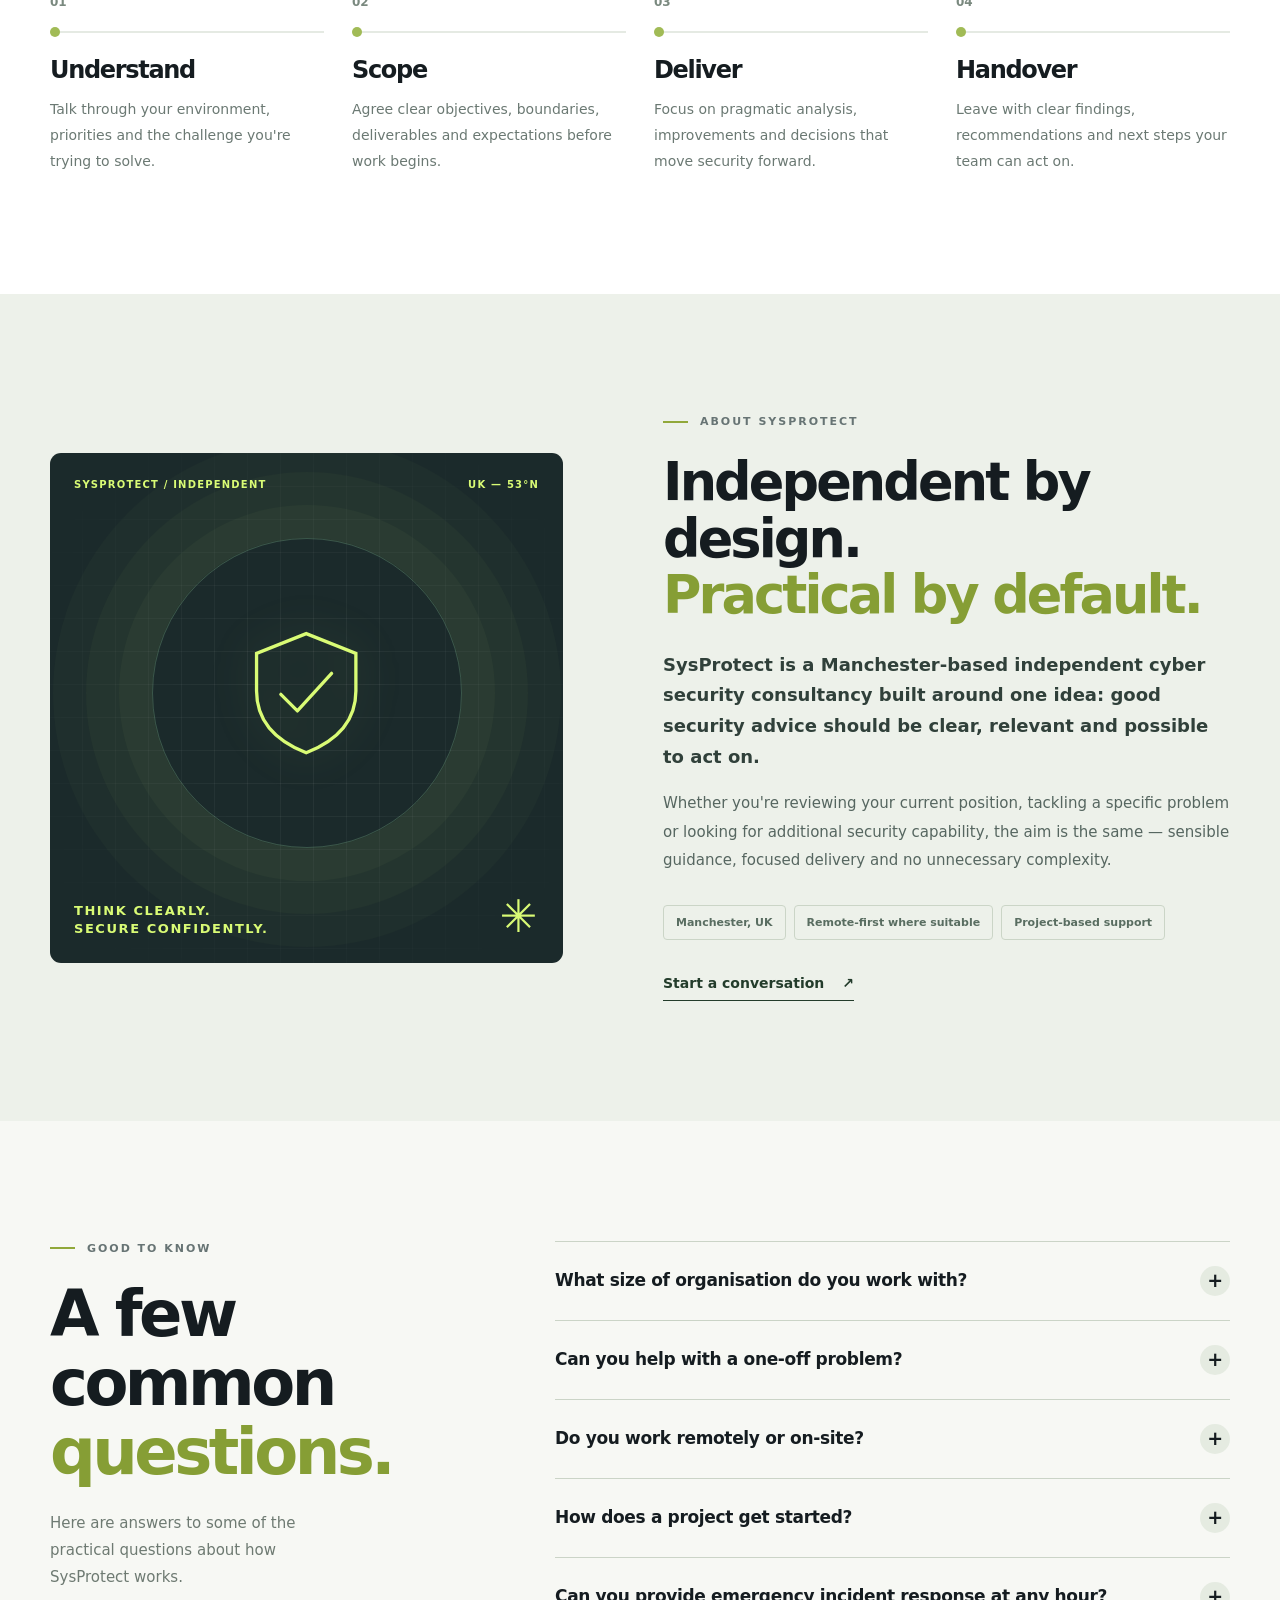
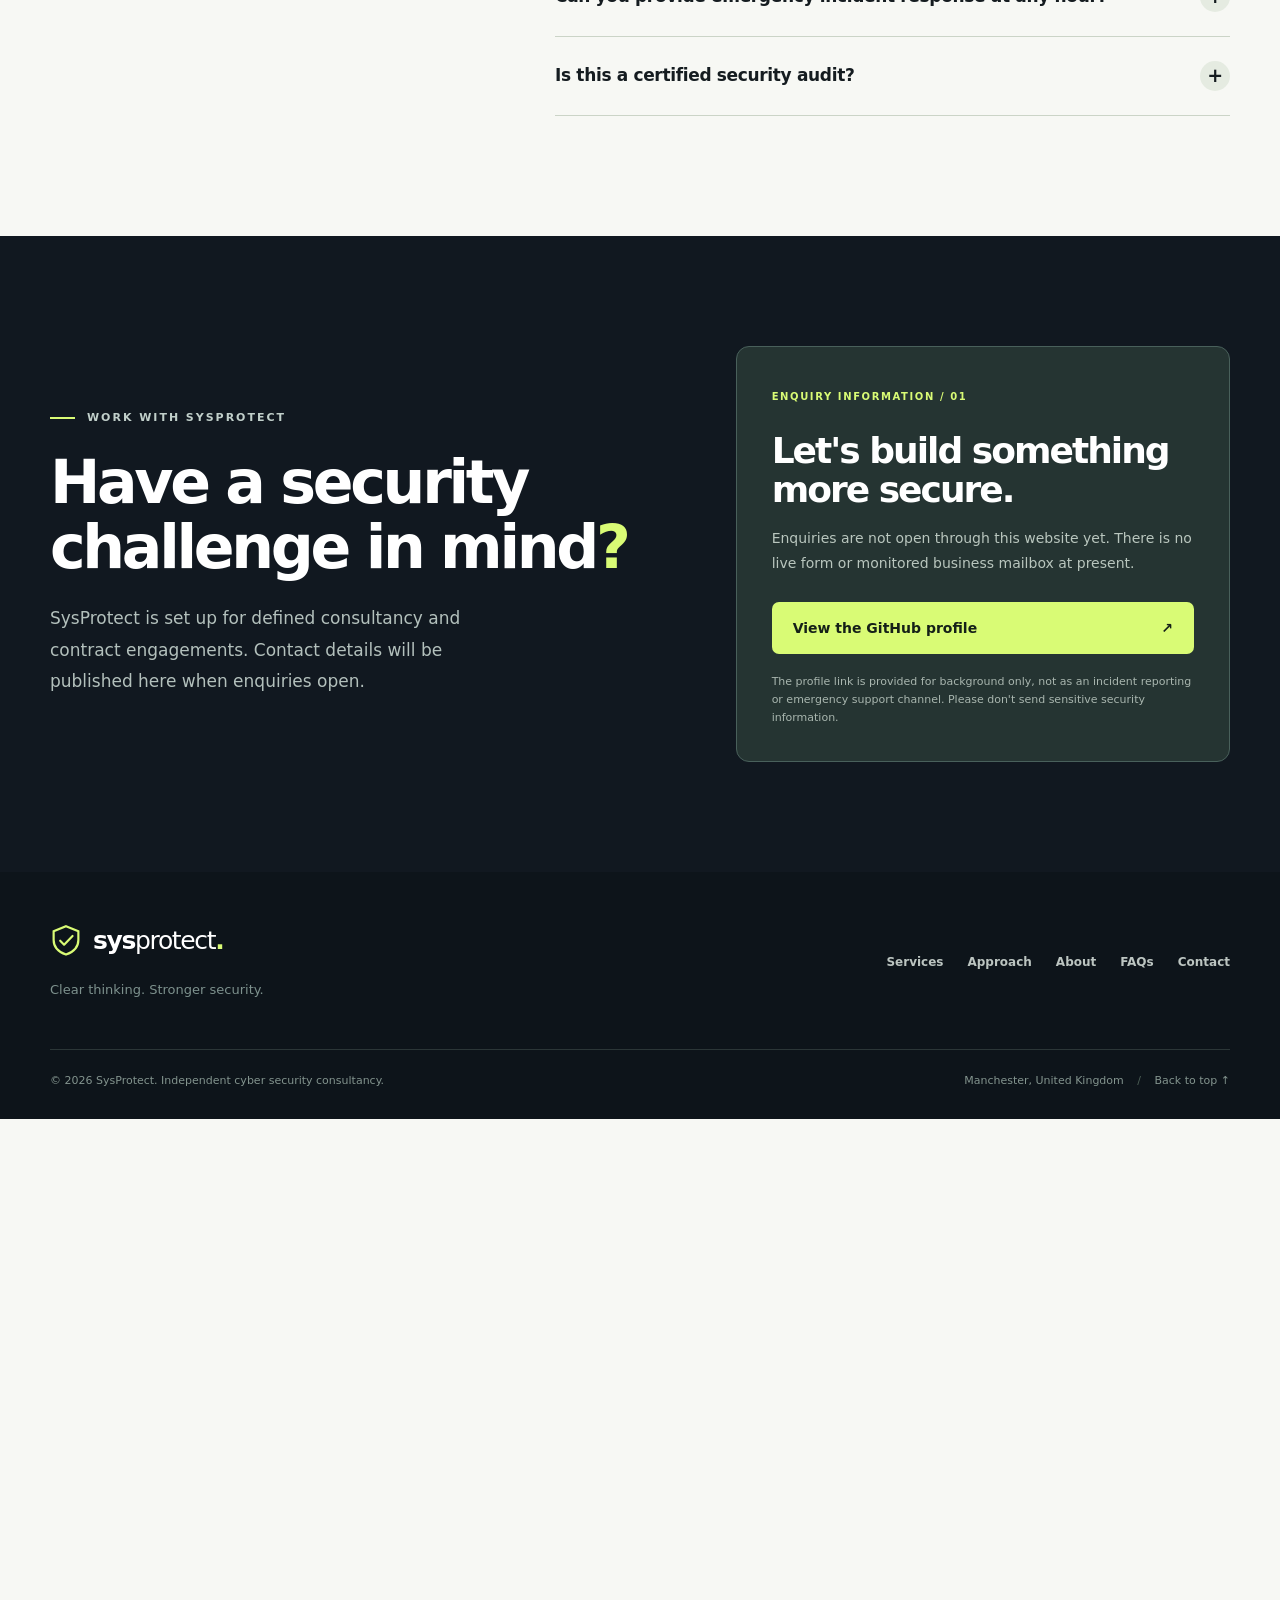
<file: contact.html>
<!doctype html>
<html lang="en-GB"><head><meta charset="utf-8"><meta name="viewport" content="width=device-width, initial-scale=1"><meta name="robots" content="noindex,follow"><meta http-equiv="refresh" content="0; url=./index.html#contact"><title>Contact | SysProtect</title><link rel="icon" href="./favicon.svg" type="image/svg+xml"></head><body><p>This page has moved. <a href="./index.html#contact">Continue to contact on SysProtect</a>.</p></body></html>
</file>
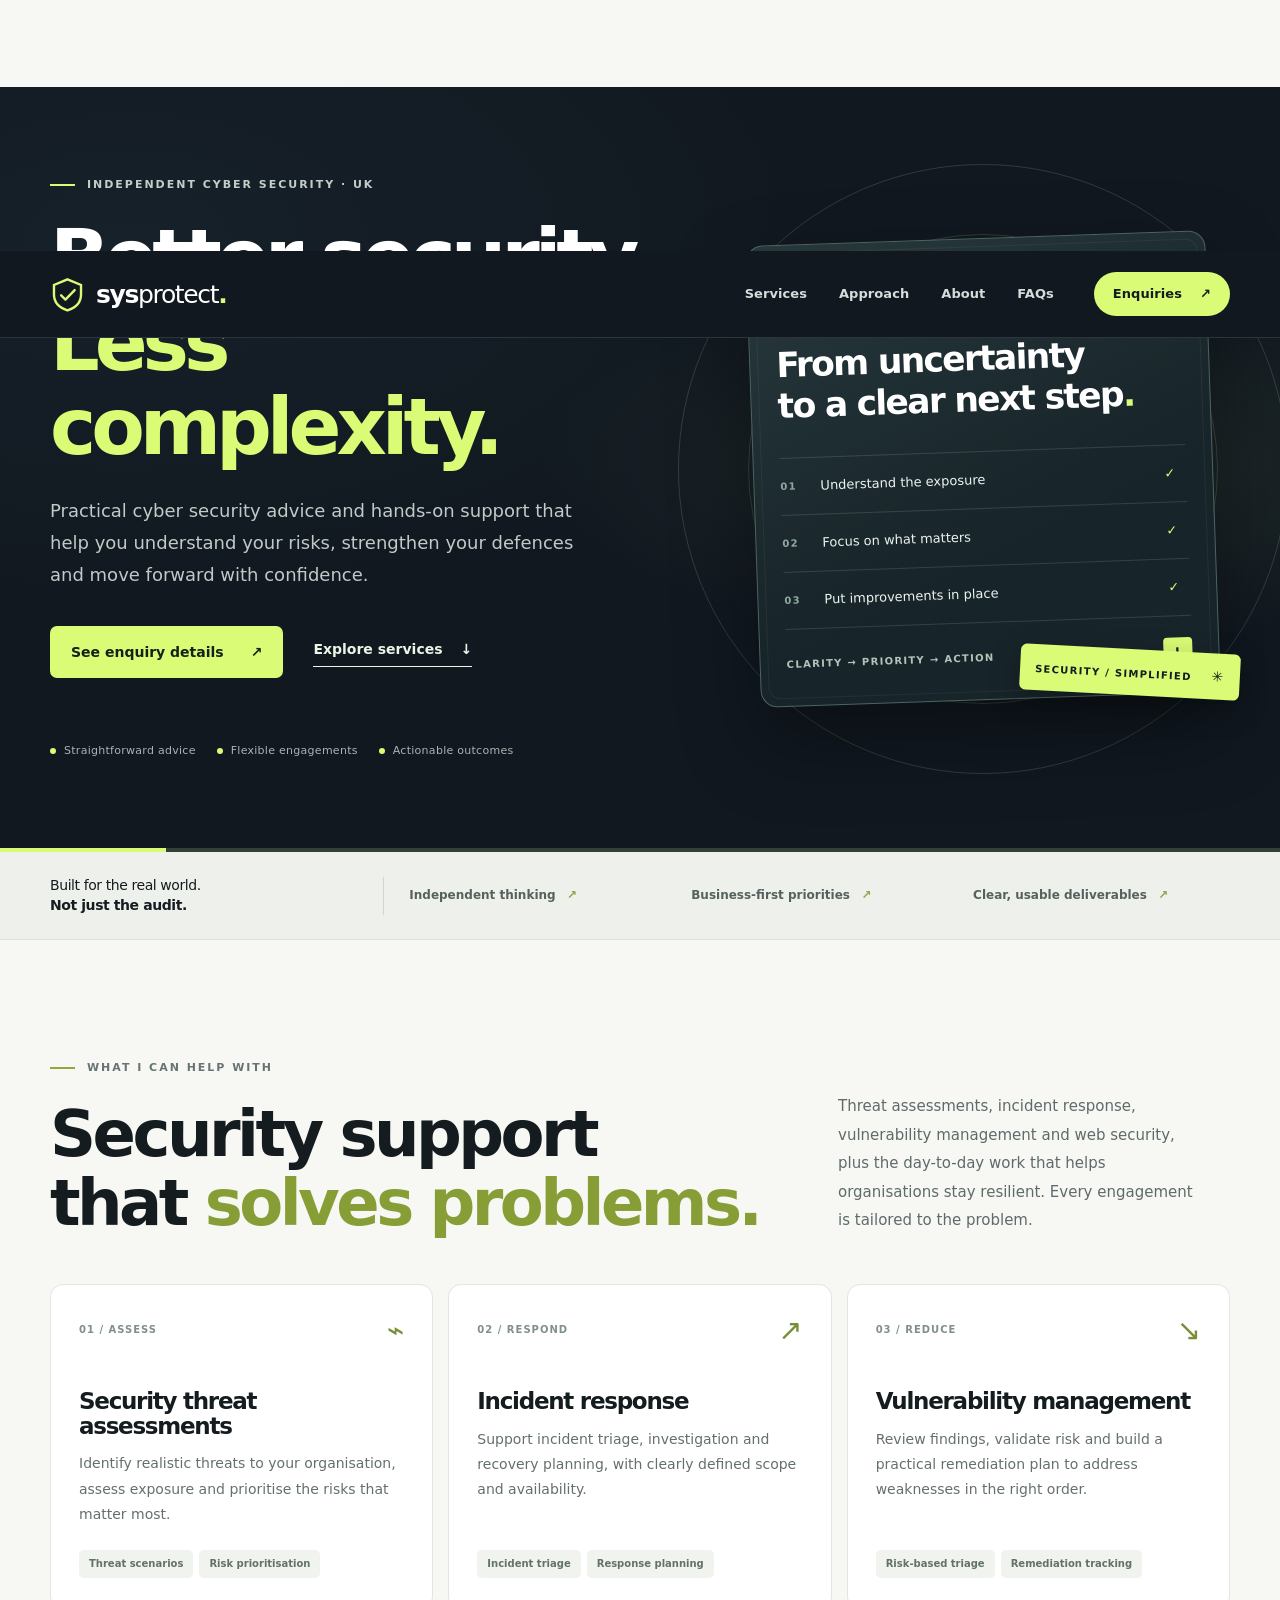
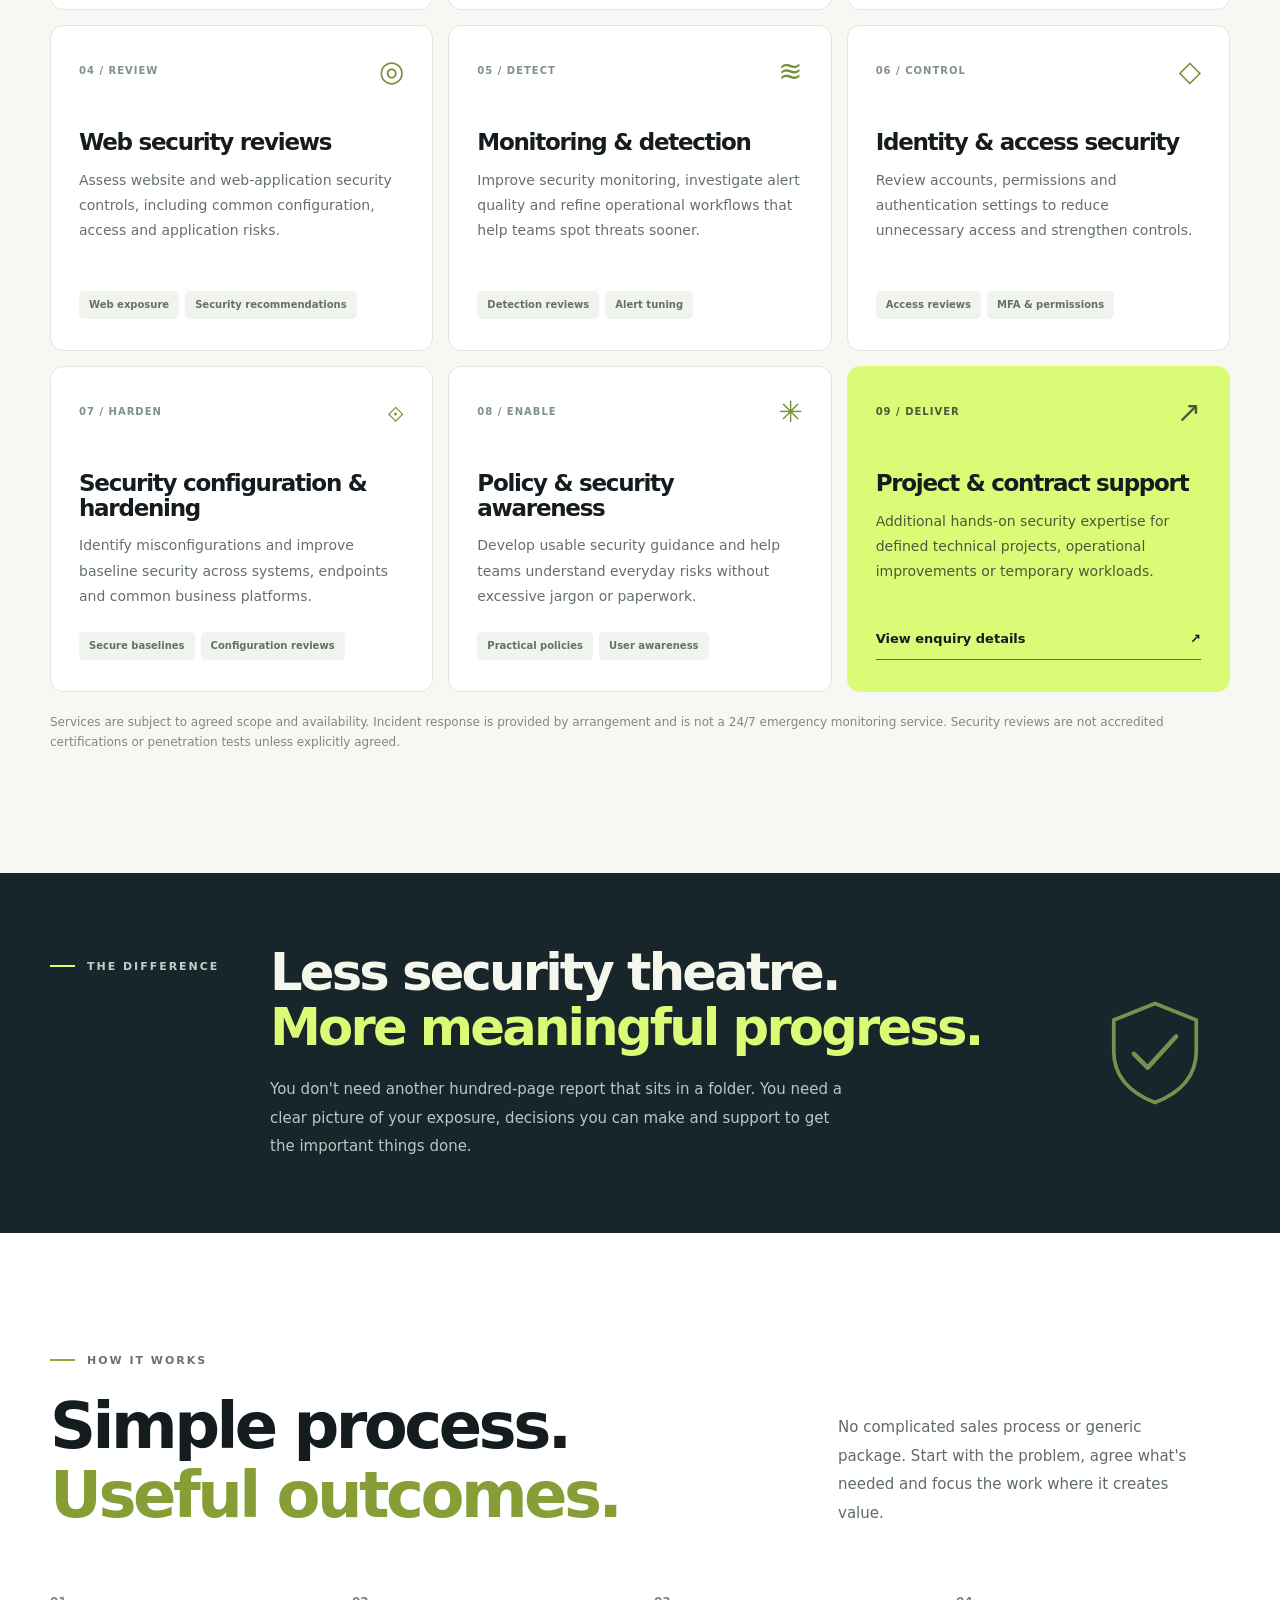
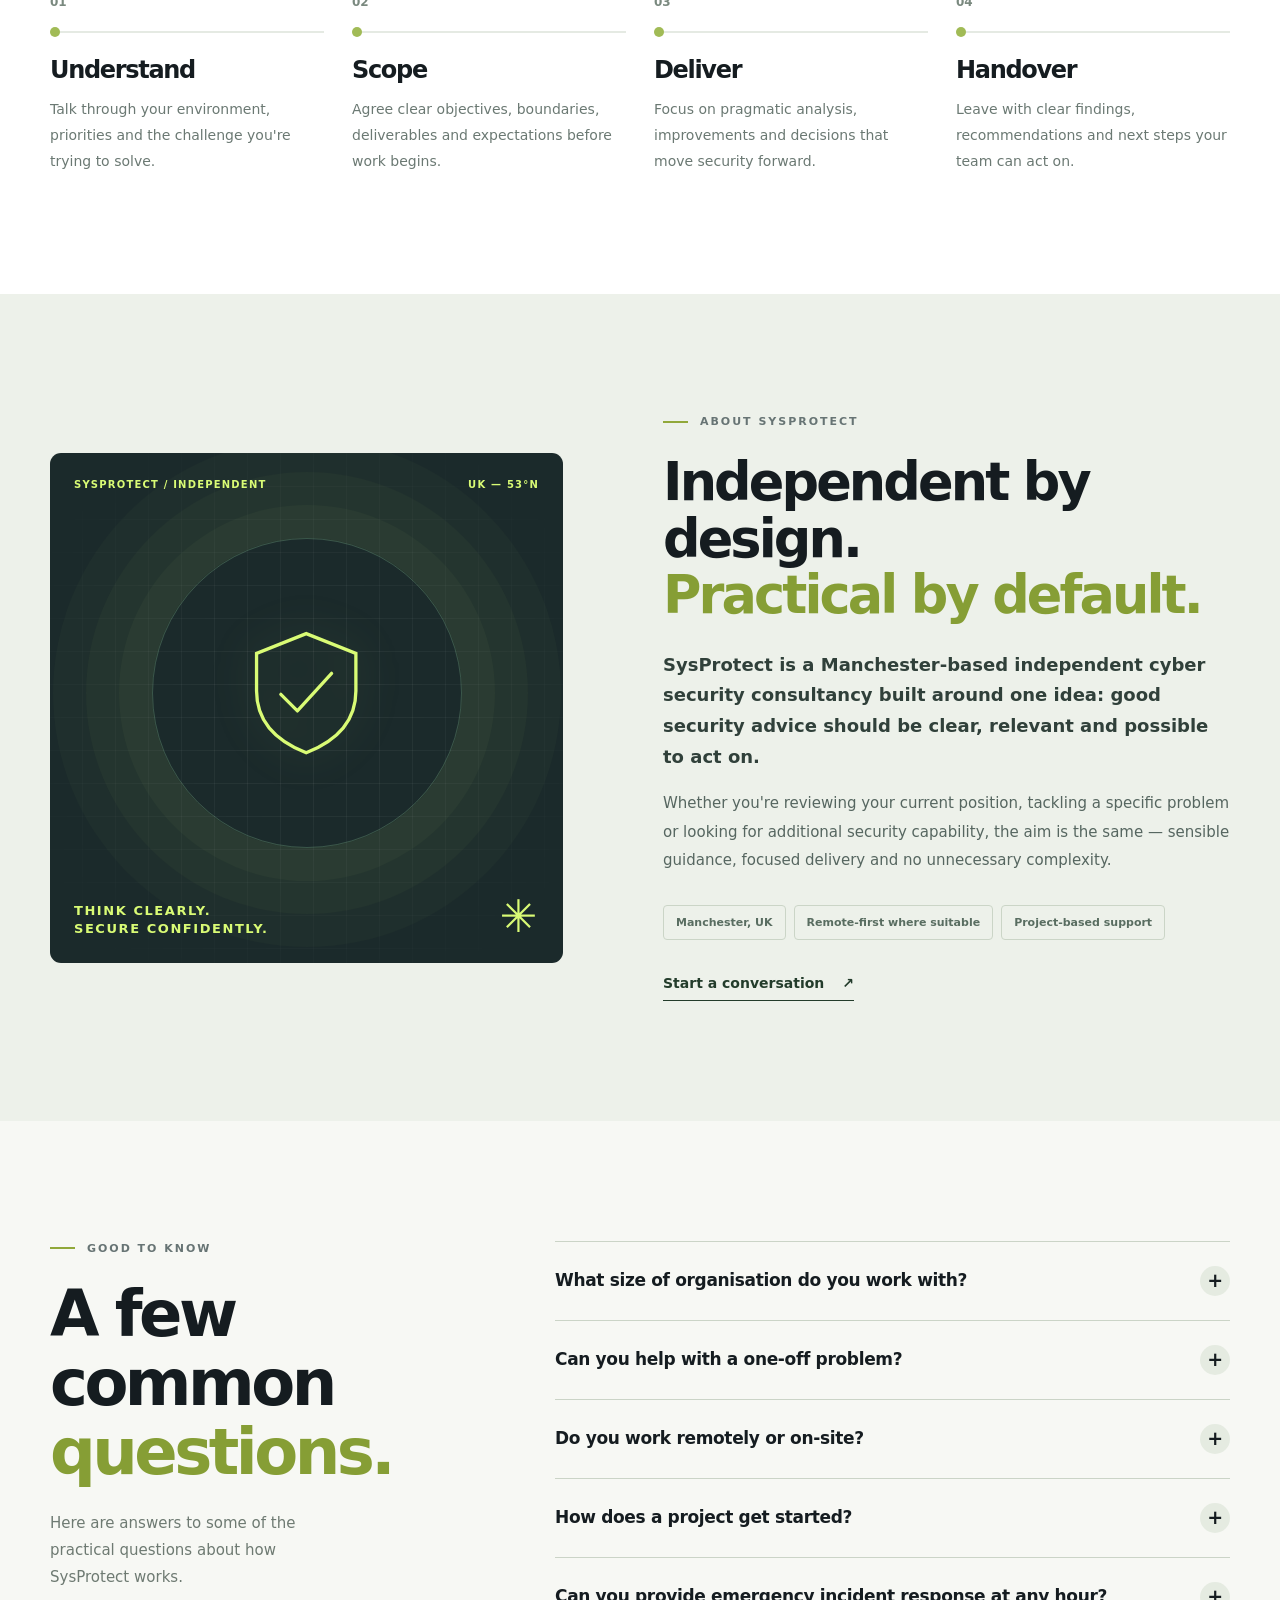
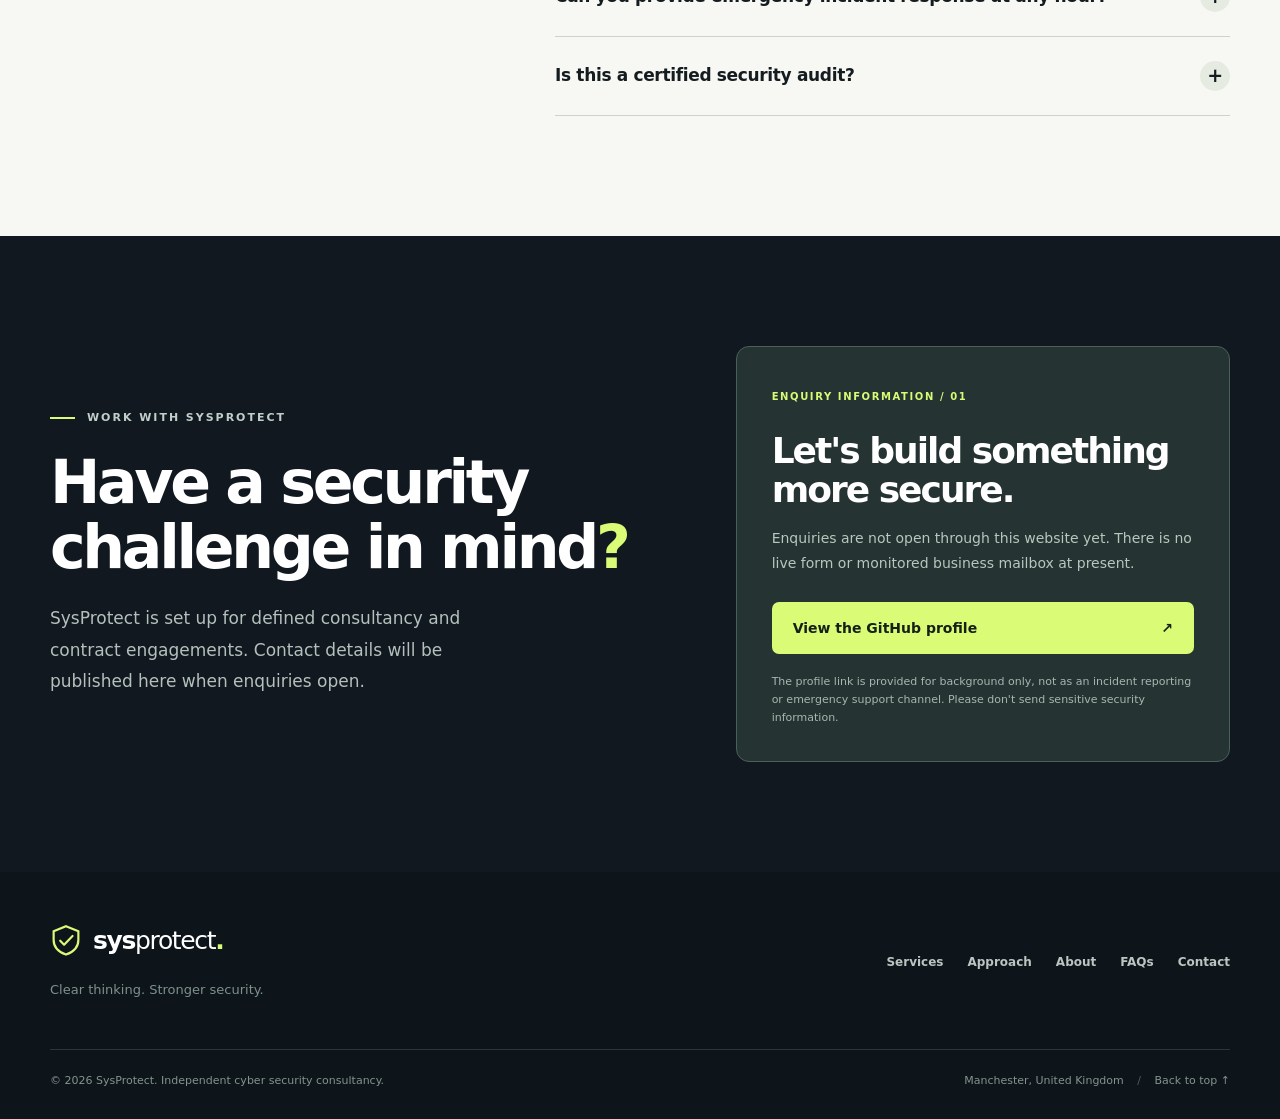
<file: service.html>
<!doctype html>
<html lang="en-GB"><head><meta charset="utf-8"><meta name="viewport" content="width=device-width, initial-scale=1"><meta name="robots" content="noindex,follow"><meta http-equiv="refresh" content="0; url=./index.html#services"><title>Service | SysProtect</title><link rel="icon" href="./favicon.svg" type="image/svg+xml"></head><body><p>This page has moved. <a href="./index.html#services">Continue to service on SysProtect</a>.</p></body></html>
</file>
<file: css/site.css>
/* SysProtect — lightweight, dependency-free design system */
:root{--ink:#151c20;--ink-soft:#47545a;--night:#111820;--night-2:#18232a;--light:#f7f8f4;--paper:#fff;--border:#dce1dc;--lime:#d9fb75;--lime-deep:#bde55a;--container:1180px;--radius:20px}
*,*::before,*::after{box-sizing:border-box}
html{scroll-behavior:smooth;scroll-padding-top:95px}
body{margin:0;background:var(--light);color:var(--ink);font-family:Inter,ui-sans-serif,system-ui,-apple-system,BlinkMacSystemFont,"Segoe UI",sans-serif;font-size:16px;line-height:1.6;-webkit-font-smoothing:antialiased}
a{color:inherit;text-decoration:none}a:focus-visible,button:focus-visible,summary:focus-visible{outline:3px solid #7fa814;outline-offset:4px}
button{font:inherit}svg{display:block}p,h1,h2,h3{margin-top:0}p{margin-bottom:0}
.container{width:min(var(--container),calc(100% - 72px));margin-inline:auto}
.skip-link{position:absolute;top:-100px;left:16px;z-index:1000;background:var(--lime);color:var(--ink);padding:12px 18px;border-radius:8px}.skip-link:focus{top:12px}
.site-header{position:sticky;top:0;z-index:50;background:var(--night);border-bottom:1px solid rgba(255,255,255,.12);color:#fff}
.nav-shell{display:flex;align-items:center;justify-content:space-between;min-height:86px;gap:28px}
.brand{display:inline-flex;align-items:center;gap:11px;white-space:nowrap;line-height:1}.brand-symbol{width:35px;height:35px;color:var(--lime)}.brand-word{font-size:25px;font-weight:790;letter-spacing:-1.35px;color:#fff}.brand-word>span:first-child{font-weight:430}.brand-dot{color:var(--lime)}
.primary-nav{display:flex;align-items:center;gap:32px}.primary-nav>a{font-size:13px;font-weight:650;letter-spacing:.005em;color:#d6dcdc;transition:color .2s}.primary-nav>a:hover{color:var(--lime)}.primary-nav .nav-contact{background:var(--lime);border-radius:100px;padding:12px 19px;color:var(--ink);margin-left:8px;display:flex;gap:18px}.primary-nav .nav-contact:hover{color:var(--ink);background:#ecffad}.nav-toggle{display:none}
.dark-surface{background:var(--night);color:white}
.hero{min-height:700px;position:relative;overflow:hidden;isolation:isolate}.hero-glow{position:absolute;inset:0;z-index:-1;background:radial-gradient(ellipse at 81% 49%,rgba(137,169,109,.13),transparent 34%),radial-gradient(ellipse at 10% 20%,rgba(56,87,98,.14),transparent 42%)}.hero-grid{display:grid;grid-template-columns:1.12fr .88fr;align-items:center;gap:56px;min-height:688px;padding-block:90px 88px}
.eyebrow{display:flex;align-items:center;gap:12px;color:#677474;font-size:11px;font-weight:800;letter-spacing:.18em;line-height:1.4;margin-bottom:24px}.eyebrow-line{display:inline-block;width:25px;height:2px;background:#91a83a}.eyebrow-light{color:#c1cfca}.eyebrow-light .eyebrow-line{background:var(--lime)}
h1,h2,h3{letter-spacing:-.055em;line-height:1.08}
.hero h1{font-size:clamp(52px,6.1vw,84px);font-weight:760;margin-bottom:26px;letter-spacing:-.065em}.hero h1 em,.section h2 em,.statement-section h2 em{font-style:normal;color:var(--lime)}.hero-lede{font-size:18px;line-height:1.78;color:#c0cac8;max-width:550px}
.hero-actions{display:flex;align-items:center;gap:30px;margin-top:35px;flex-wrap:wrap}.button{min-height:52px;display:inline-flex;justify-content:center;align-items:center;gap:27px;border-radius:7px;padding:15px 21px;font-size:14px;font-weight:790;line-height:1.2;transition:transform .2s,background .2s}.button:hover{transform:translateY(-2px)}.button-lime{background:var(--lime);color:#152018}.button-lime:hover{background:#edffad}.text-link{display:inline-flex;gap:18px;align-items:center;font-size:14px;font-weight:750;border-bottom:1px solid currentColor;padding-bottom:5px}.text-link:hover{gap:24px}.light-link{color:#ecf4e5}
.hero-notes{display:flex;gap:21px;flex-wrap:wrap;margin-top:64px;color:#a8b5b2;font-size:11px;letter-spacing:.025em}.hero-notes span{display:inline-flex;align-items:center;gap:8px}.hero-notes i{width:6px;height:6px;background:var(--lime);border-radius:50%}
.hero-visual{min-height:490px;position:relative;display:flex;align-items:center;justify-content:center}.visual-orbit{position:absolute;border:1px solid rgba(204,238,173,.16);border-radius:50%;aspect-ratio:1}.orbit-one{width:470px}.orbit-two{width:610px}.signal{position:absolute;width:8px;height:8px;background:var(--lime);border-radius:50%;box-shadow:0 0 20px var(--lime)}.signal-one{top:9%;right:5%}.signal-two{bottom:5%;left:11%}
.security-board{position:relative;width:min(100%,460px);background:linear-gradient(155deg,#27383b,#172429 63%);border:1px solid #4c6460;border-radius:17px;box-shadow:0 34px 80px rgba(0,0,0,.36);padding:26px;transform:rotate(-2deg)}.security-board::before{content:"";position:absolute;inset:7px;border:1px solid rgba(255,255,255,.055);border-radius:12px;pointer-events:none}.board-top{display:flex;justify-content:space-between;align-items:center;gap:12px;padding-bottom:26px;border-bottom:1px solid rgba(255,255,255,.13)}.board-kicker,.board-code,.board-index,.board-footer,.floating-tag{font-size:10px;letter-spacing:.13em;font-weight:800}.board-kicker{color:#d8f0cf;display:flex;align-items:center;gap:9px}.pulse{width:7px;height:7px;display:inline-block;background:var(--lime);border-radius:50%;box-shadow:0 0 0 5px rgba(217,251,117,.11)}.board-code{color:#829d9b}.board-heading{font-weight:700;letter-spacing:-.05em;font-size:clamp(25px,2.7vw,39px);line-height:1.2;padding:30px 0}.lime-period{color:var(--lime)}.board-list{border-top:1px solid rgba(255,255,255,.13)}.board-row{display:grid;grid-template-columns:30px 1fr 22px;align-items:center;gap:10px;min-height:57px;border-bottom:1px solid rgba(255,255,255,.13);font-size:13px;color:#ecf3ef}.board-index{color:#92aaa3}.board-check{color:var(--lime);font-weight:900}.board-footer{display:flex;align-items:center;justify-content:space-between;gap:6px;padding-top:21px;color:#b1c5b9}.board-square{background:var(--lime);color:var(--night);font-size:19px;border-radius:4px;display:grid;place-items:center;width:29px;height:29px}.floating-tag{position:absolute;right:-10px;bottom:18px;background:var(--lime);color:var(--ink);border-radius:6px;padding:12px 15px;box-shadow:0 10px 30px #0004;transform:rotate(3deg)}.floating-tag span{margin-left:15px;font-size:14px}.hero-bottom-line{height:4px;background:linear-gradient(90deg,var(--lime) 0 13%,#334039 13% 100%)}
.intro-strip{background:#eef1eb;border-bottom:1px solid var(--border)}.strip-grid{display:grid;grid-template-columns:1.2fr 1px repeat(3,1fr);gap:25px;align-items:center;padding-block:24px}.strip-grid p{font-size:12px;font-weight:680;color:#55615e}.strip-grid p:first-child{font-size:14px;letter-spacing:-.03em;line-height:1.4;color:var(--ink);font-weight:450}.strip-grid strong{font-weight:760}.strip-grid p span{color:#90a348;padding-left:7px}.strip-divider{height:38px;background:#cfd7ce}
.section{padding:120px 0}.section-heading{margin-bottom:46px}.heading-split{display:grid;grid-template-columns:1.3fr .7fr;gap:60px;align-items:end}.section h2,.faq-section h2{font-size:clamp(43px,5vw,66px);font-weight:750;margin:0}.section h2 em,.faq-section h2 em{color:#869e35}.heading-aside{max-width:360px;color:#5e6b6a;font-size:15px;line-height:1.9;padding-bottom:3px}
.services-grid{display:grid;grid-template-columns:repeat(3,minmax(0,1fr));gap:15px}.service-card{background:var(--paper);border:1px solid #e1e6e0;border-radius:13px;padding:31px 28px;min-height:326px;display:flex;flex-direction:column;transition:transform .2s,box-shadow .2s,border-color .2s}.service-card:hover{transform:translateY(-4px);box-shadow:0 20px 40px rgba(27,43,36,.07);border-color:#bfd0b7}.service-top{display:flex;align-items:center;justify-content:space-between;margin-bottom:44px}.service-number{color:#80908a;letter-spacing:.1em;font-size:10px;font-weight:840}.service-icon{font-weight:500;font-size:29px;color:#778f36;line-height:1}.service-card h3{font-size:23px;font-weight:740;margin:0 0 13px}.service-card>p{color:#64706d;font-size:14px;line-height:1.8;margin-bottom:22px}.service-tags{display:flex;gap:6px;flex-wrap:wrap;margin-top:auto}.service-tags span{color:#627267;background:#f0f3ee;padding:6px 10px;border-radius:5px;font-size:10px;font-weight:720}.service-card-featured{background:#d9fb75;border-color:#d9fb75}.service-card-featured .service-number,.service-card-featured .service-icon,.service-card-featured>p{color:#485c3b}.card-link{font-size:13px;font-weight:830;margin-top:auto;display:flex;justify-content:space-between;gap:18px;border-bottom:1px solid #5c7243;padding-bottom:9px}.section-footnote{font-size:12px;color:#7c8981;line-height:1.7;margin-top:20px}
.statement-section{background:#18252a;color:#f5f7ed;padding:72px 0}.statement-grid{display:grid;grid-template-columns:180px 1fr 130px;gap:40px;align-items:center}.statement-grid>.eyebrow{align-self:start;padding-top:14px}.statement-section h2{font-size:clamp(36px,4vw,54px);font-weight:730;margin-bottom:20px}.statement-section p:not(.eyebrow){color:#b8c8c5;max-width:580px;font-size:15px;line-height:1.9}.statement-mark{color:#d9fb75;opacity:.5}.statement-mark svg{max-width:110px}
.approach-section{background:#fff}.steps-grid{display:grid;grid-template-columns:repeat(4,1fr);gap:28px;margin-top:58px}.step-no{font-size:12px;color:#7a897f;font-weight:810}.step-rule{height:2px;background:#e5eae3;margin:17px 0 25px;position:relative}.step-rule::before{content:"";position:absolute;left:0;top:-4px;width:10px;height:10px;background:#a1bb56;border-radius:50%}.step h3{font-size:24px;font-weight:760;margin:0 0 13px}.step p{font-size:14px;color:#6b7973;line-height:1.85}
.about-section{background:#edf1ea}.about-grid{display:grid;grid-template-columns:.95fr 1.05fr;gap:100px;align-items:center}.about-art{min-height:510px;background:#1b2a2b;position:relative;overflow:hidden;display:flex;flex-direction:column;justify-content:space-between;border-radius:11px;color:var(--lime);padding:24px}.about-art::before{content:"";position:absolute;inset:0;background:linear-gradient(90deg,transparent calc(100% - 1px),#ffffff0e 1px),linear-gradient(0deg,transparent calc(100% - 1px),#ffffff0e 1px);background-size:33px 33px;mask-image:radial-gradient(ellipse at center,#000 20%,transparent 90%)}.about-art-top,.about-art-bottom{position:relative;z-index:1;display:flex;justify-content:space-between;gap:12px;font-size:10px;font-weight:820;letter-spacing:.12em}.art-center{display:grid;place-items:center;flex:1}.art-circle{width:min(70%,310px);aspect-ratio:1;border-radius:50%;border:1px solid #6b9b7c66;display:grid;place-items:center;box-shadow:0 0 0 33px #d9fb7508,0 0 0 66px #d9fb7507,0 0 0 99px #d9fb7506}.art-circle svg{width:43%;filter:drop-shadow(0 0 20px #d9fb7540)}.about-art-bottom{align-items:end;font-size:13px;line-height:1.4}.art-star{font-size:45px;line-height:1}.about-copy h2{font-size:clamp(39px,4.1vw,56px);margin-bottom:26px}.about-copy>p:not(.eyebrow){color:#566660;line-height:1.9;font-size:15px;margin-bottom:17px}.about-copy .about-lede{font-size:18px!important;color:#30403a!important;font-weight:580;line-height:1.7!important}.about-badges{display:flex;flex-wrap:wrap;gap:8px;margin:30px 0}.about-badges span{border:1px solid #cbd5c7;padding:8px 12px;border-radius:4px;color:#596d61;font-size:11px;font-weight:740}.dark-link{color:#233c2b}
.faq-section{background:#f7f8f4}.faq-grid{display:grid;grid-template-columns:.75fr 1.25fr;gap:100px;align-items:start}.faq-intro{max-width:260px;font-size:15px;color:#6e7a72;line-height:1.8;margin-top:23px}.faq-list{border-top:1px solid #cbd4c7}.faq-list details{border-bottom:1px solid #cbd4c7;padding:0}.faq-list summary{list-style:none;cursor:pointer;font-size:17px;font-weight:710;letter-spacing:-.02em;display:flex;align-items:center;justify-content:space-between;gap:22px;padding:24px 0;line-height:1.4}.faq-list summary::-webkit-details-marker{display:none}.faq-list details p{font-size:14px;color:#5f6f68;max-width:590px;line-height:1.9;padding-bottom:23px}.faq-plus{width:30px;height:30px;flex:0 0 30px;display:grid;place-items:center;background:#e5ebe1;border-radius:50%;font-size:19px;transition:transform .2s}.faq-list details[open] .faq-plus{transform:rotate(45deg);background:var(--lime)}
.contact-section{background:var(--night);color:white;padding:110px 0}.contact-grid{display:grid;grid-template-columns:1fr .83fr;gap:90px;align-items:center}.contact-section h2{font-size:clamp(43px,4.7vw,70px);font-weight:760;margin-bottom:24px}.contact-grid>div:first-child>p:last-child{font-size:17px;color:#b3c0bc;line-height:1.85;max-width:460px}.contact-panel{background:#253432;border:1px solid #49605b;border-radius:13px;padding:35px}.contact-panel-label{font-size:10px;letter-spacing:.16em;color:var(--lime);font-weight:850}.contact-panel h3{font-size:36px;margin:25px 0 16px}.contact-panel p{color:#b9c6be;font-size:14px;line-height:1.8}.contact-button{margin-top:26px;width:100%;justify-content:space-between}.contact-panel .contact-note{font-size:11px;color:#a9b6af;margin-top:19px;line-height:1.6}
.site-footer{background:#0d141a;color:#bcc5c1}.footer-main{display:flex;justify-content:space-between;gap:28px;padding:52px 0 48px;border-bottom:1px solid #2b3637}.footer-brand .brand-symbol{width:32px;height:32px}.footer-main p{font-size:13px;color:#7d918d;margin-top:16px}.footer-nav{display:flex;gap:24px;flex-wrap:wrap;align-content:center}.footer-nav a{font-size:12px;font-weight:670}.footer-nav a:hover,.footer-bottom a:hover{color:var(--lime)}.footer-bottom{display:flex;justify-content:space-between;gap:18px;padding:22px 0 30px;font-size:11px;color:#83948e}.footer-separator{margin:0 10px;color:#4d6057}
@media (max-width:1080px){.hero-grid{gap:20px}.hero h1{font-size:clamp(49px,6vw,70px)}.hero-visual{transform:scale(.91)}.about-grid{gap:52px}.faq-grid{gap:60px}.contact-grid{gap:45px}.services-grid{grid-template-columns:repeat(2,minmax(0,1fr))}.statement-grid{grid-template-columns:150px 1fr 85px;gap:25px}}
@media (max-width:760px){html{scroll-padding-top:74px}.container{width:min(100% - 36px,var(--container))}.nav-shell{min-height:74px}.brand-symbol{width:30px;height:30px}.brand-word{font-size:23px}.nav-toggle{width:42px;height:42px;display:flex;flex-direction:column;align-items:center;justify-content:center;gap:5px;border:1px solid #4a5655;background:none;border-radius:7px;cursor:pointer}.nav-toggle span{width:18px;height:2px;background:#e6f2e7;transition:transform .2s}.nav-toggle[aria-expanded="true"] span:first-child{transform:translateY(7px) rotate(45deg)}.nav-toggle[aria-expanded="true"] span:nth-child(2){opacity:0}.nav-toggle[aria-expanded="true"] span:last-child{transform:translateY(-7px) rotate(-45deg)}.primary-nav{display:none;position:absolute;top:74px;left:0;right:0;flex-direction:column;align-items:stretch;gap:0;background:#121c23;border-bottom:1px solid #34403a;padding:15px 18px 20px;box-shadow:0 18px 30px #0003}.primary-nav.is-open{display:flex}.primary-nav>a{padding:13px 10px;font-size:15px}.primary-nav .nav-contact{margin:12px 0 0;justify-content:space-between;padding:15px}.hero{min-height:initial}.hero-grid{grid-template-columns:1fr;gap:35px;padding-block:76px 55px;min-height:auto}.hero h1{font-size:clamp(46px,10vw,71px)}.hero-lede{font-size:16px}.hero-notes{margin-top:44px;gap:12px 22px}.hero-visual{min-height:400px;transform:none}.visual-orbit.orbit-one{width:410px}.visual-orbit.orbit-two{width:540px}.security-board{max-width:445px}.floating-tag{right:2px;bottom:3px}.strip-grid{grid-template-columns:1fr 1fr;gap:14px 20px;padding-block:25px}.strip-divider{display:none}.strip-grid p:first-child{grid-column:1/-1}.section{padding:82px 0}.heading-split,.about-grid,.faq-grid,.contact-grid{grid-template-columns:1fr;gap:27px}.section h2,.faq-section h2{font-size:clamp(40px,8vw,54px)}.section-heading{margin-bottom:34px}.heading-aside{max-width:540px}.services-grid{grid-template-columns:repeat(2,minmax(0,1fr))}.service-card{padding:25px;min-height:295px}.service-top{margin-bottom:31px}.statement-section{padding:65px 0}.statement-grid{grid-template-columns:1fr 80px;gap:24px}.statement-grid>.eyebrow{grid-column:1/-1}.statement-section h2{font-size:40px}.steps-grid{grid-template-columns:repeat(2,1fr);gap:35px 28px}.about-grid{gap:50px}.about-art{min-height:390px;max-width:650px}.faq-grid{gap:33px}.faq-intro{max-width:480px}.contact-section{padding:75px 0}.contact-grid{gap:35px}.contact-panel{padding:28px}.footer-main{flex-direction:column}.footer-bottom{flex-wrap:wrap}}
@media (max-width:490px){.hero-grid{padding-block:63px 38px}.eyebrow{letter-spacing:.12em;font-size:10px}.hero h1{font-size:clamp(43px,11.5vw,57px)}.hero-lede{line-height:1.7}.hero-actions{align-items:stretch;gap:23px}.hero-actions .button{width:100%}.hero-notes{display:grid;grid-template-columns:1fr 1fr}.hero-visual{min-height:322px}.security-board{padding:17px;border-radius:12px;transform:rotate(-1deg)}.board-top{padding-bottom:18px}.board-kicker{font-size:8px}.board-heading{font-size:27px;padding:20px 0}.board-row{font-size:11px;min-height:45px}.board-footer{font-size:8px;padding-top:15px}.floating-tag{font-size:8px;right:0;bottom:-5px}.strip-grid p:not(:first-child){font-size:11px}.services-grid{grid-template-columns:1fr}.service-card{min-height:290px}.service-top{margin-bottom:27px}.statement-grid{grid-template-columns:1fr}.statement-mark{display:none}.statement-section h2{font-size:37px}.steps-grid{grid-template-columns:1fr;gap:26px}.step-rule{margin:12px 0 18px}.about-art{min-height:330px}.about-art-top{font-size:8px}.about-copy h2{font-size:41px}.faq-list summary{font-size:15px}.contact-section h2{font-size:45px}.contact-panel h3{font-size:30px}.footer-nav{gap:18px}.footer-bottom{line-height:1.7}}
@media (prefers-reduced-motion:reduce){html{scroll-behavior:auto}*,*::before,*::after{transition:none!important;animation:none!important}}
</file>
